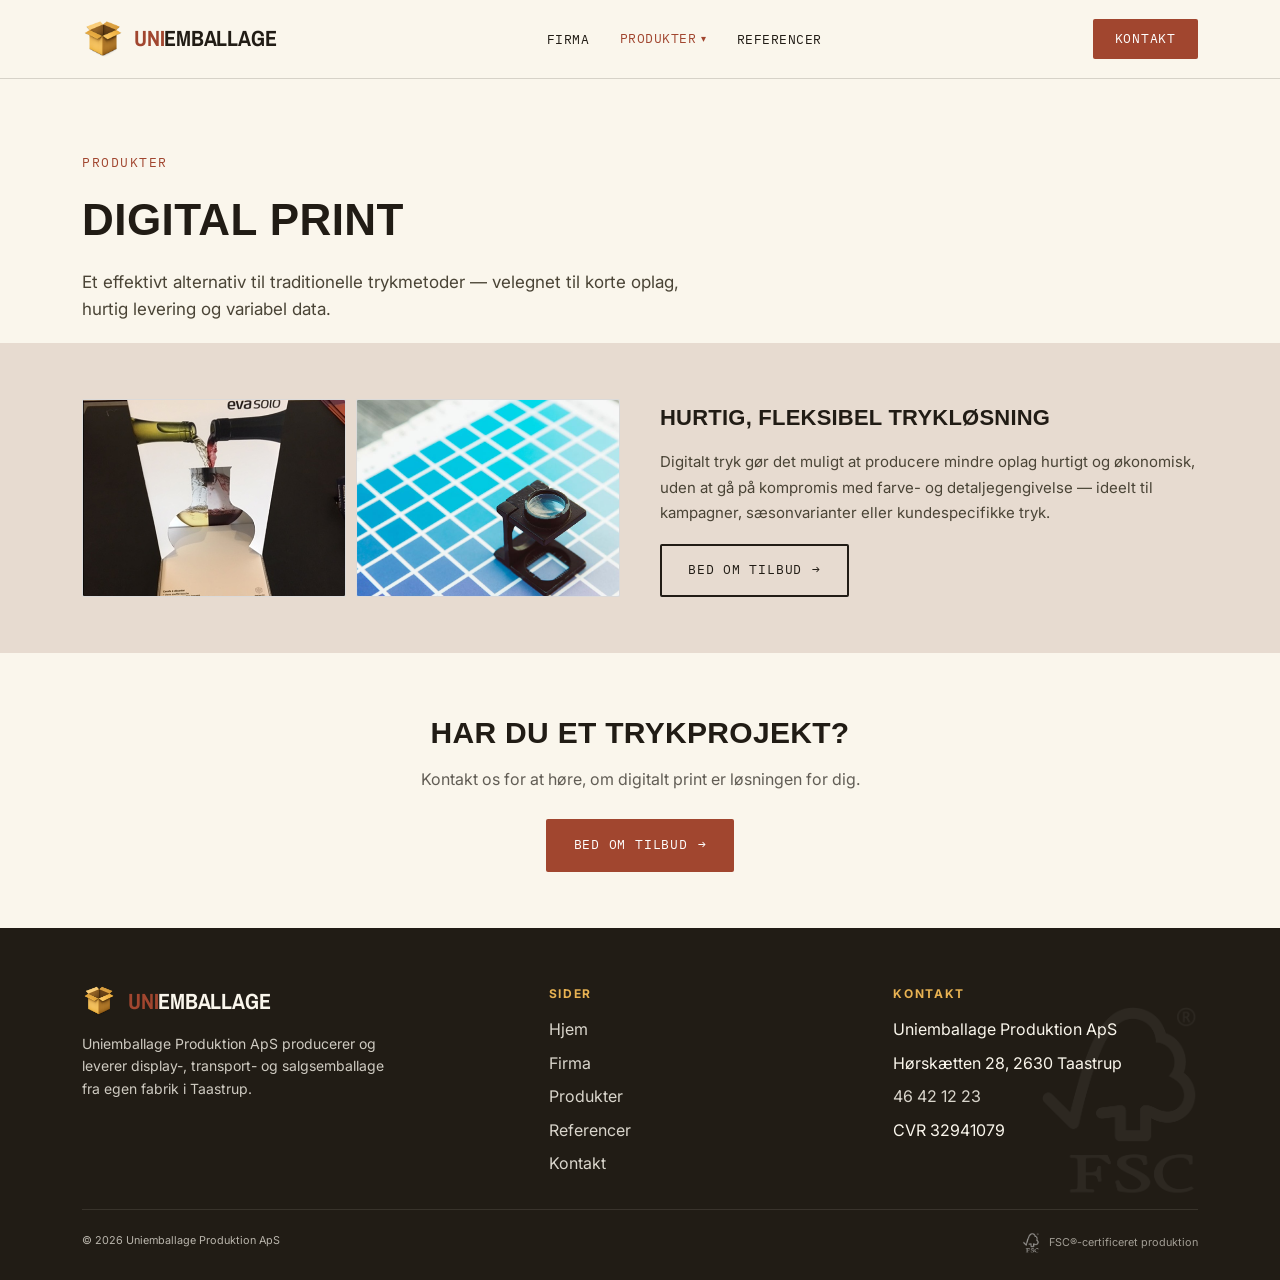
<file: digital-print.html>
<!DOCTYPE html>
<html lang="da">
<head>
<meta charset="UTF-8">
<meta name="viewport" content="width=device-width, initial-scale=1.0">
<title>Digital print — Uniemballage Produktion ApS</title>
<meta name="description" content="Digital print hos Uniemballage — et effektivt alternativ til traditionelle trykmetoder.">
<link rel="icon" type="image/png" sizes="32x32" href="Bilder/favicon-32.png">
<link rel="icon" type="image/png" sizes="16x16" href="Bilder/favicon-16.png">
<link rel="apple-touch-icon" sizes="180x180" href="Bilder/favicon-180.png">
<link rel="preconnect" href="https://fonts.googleapis.com">
<link rel="preconnect" href="https://fonts.gstatic.com" crossorigin>
<link href="https://fonts.googleapis.com/css2?family=Archivo+Expanded:wght@600;700;800&family=Archivo+Narrow:wght@700&family=Inter:wght@400;500;600&family=IBM+Plex+Mono:wght@400;500&display=swap" rel="stylesheet">
<link rel="stylesheet" href="css/style.css">
</head>
<body data-page="digital-print">

<div id="site-header"></div>

<section class="section wrap" style="padding-bottom:20px">
  <span class="eyebrow reveal">Produkter</span>
  <h1 class="reveal" style="font-size:clamp(28px,4vw,44px);margin-top:10px;max-width:16ch">Digital print</h1>
  <p class="lead reveal">Et effektivt alternativ til traditionelle trykmetoder — velegnet til korte oplag, hurtig levering og variabel data.</p>
</section>

<section class="product-detail section--cream">
  <div class="wrap">
    <div class="product-detail-grid reveal">
      <div class="product-detail-media">
        <img src="Bilder/digitalprint/digitalprint-1.png" alt="Digital print 1">
        <img src="Bilder/digitalprint/digitalprint-2.jpg" alt="Digital print 2">
      </div>
      <div class="product-detail-text">
        <h3>Hurtig, fleksibel trykløsning</h3>
        <p>Digitalt tryk gør det muligt at producere mindre oplag hurtigt og økonomisk, uden at gå på kompromis med farve- og detaljegengivelse — ideelt til kampagner, sæsonvarianter eller kundespecifikke tryk.</p>
        <a href="kontakt.html" class="btn btn-secondary">Bed om tilbud <span class="btn-arrow">&rarr;</span></a>
      </div>
    </div>
  </div>
</section>

<div class="cta-band">
  <div class="wrap">
    <h2>Har du et trykprojekt?</h2>
    <p>Kontakt os for at høre, om digitalt print er løsningen for dig.</p>
    <div class="btn-row"><a href="kontakt.html" class="btn btn-primary">Bed om tilbud <span class="btn-arrow">&rarr;</span></a></div>
  </div>
</div>

<div id="site-footer"></div>
<script src="js/main.js"></script>
<script defer src='https://static.cloudflareinsights.com/beacon.min.js' data-cf-beacon='{"token":"3b2830d8c1b74ed68dee031783103adc"}'></script>
</body>
</html>
</file>
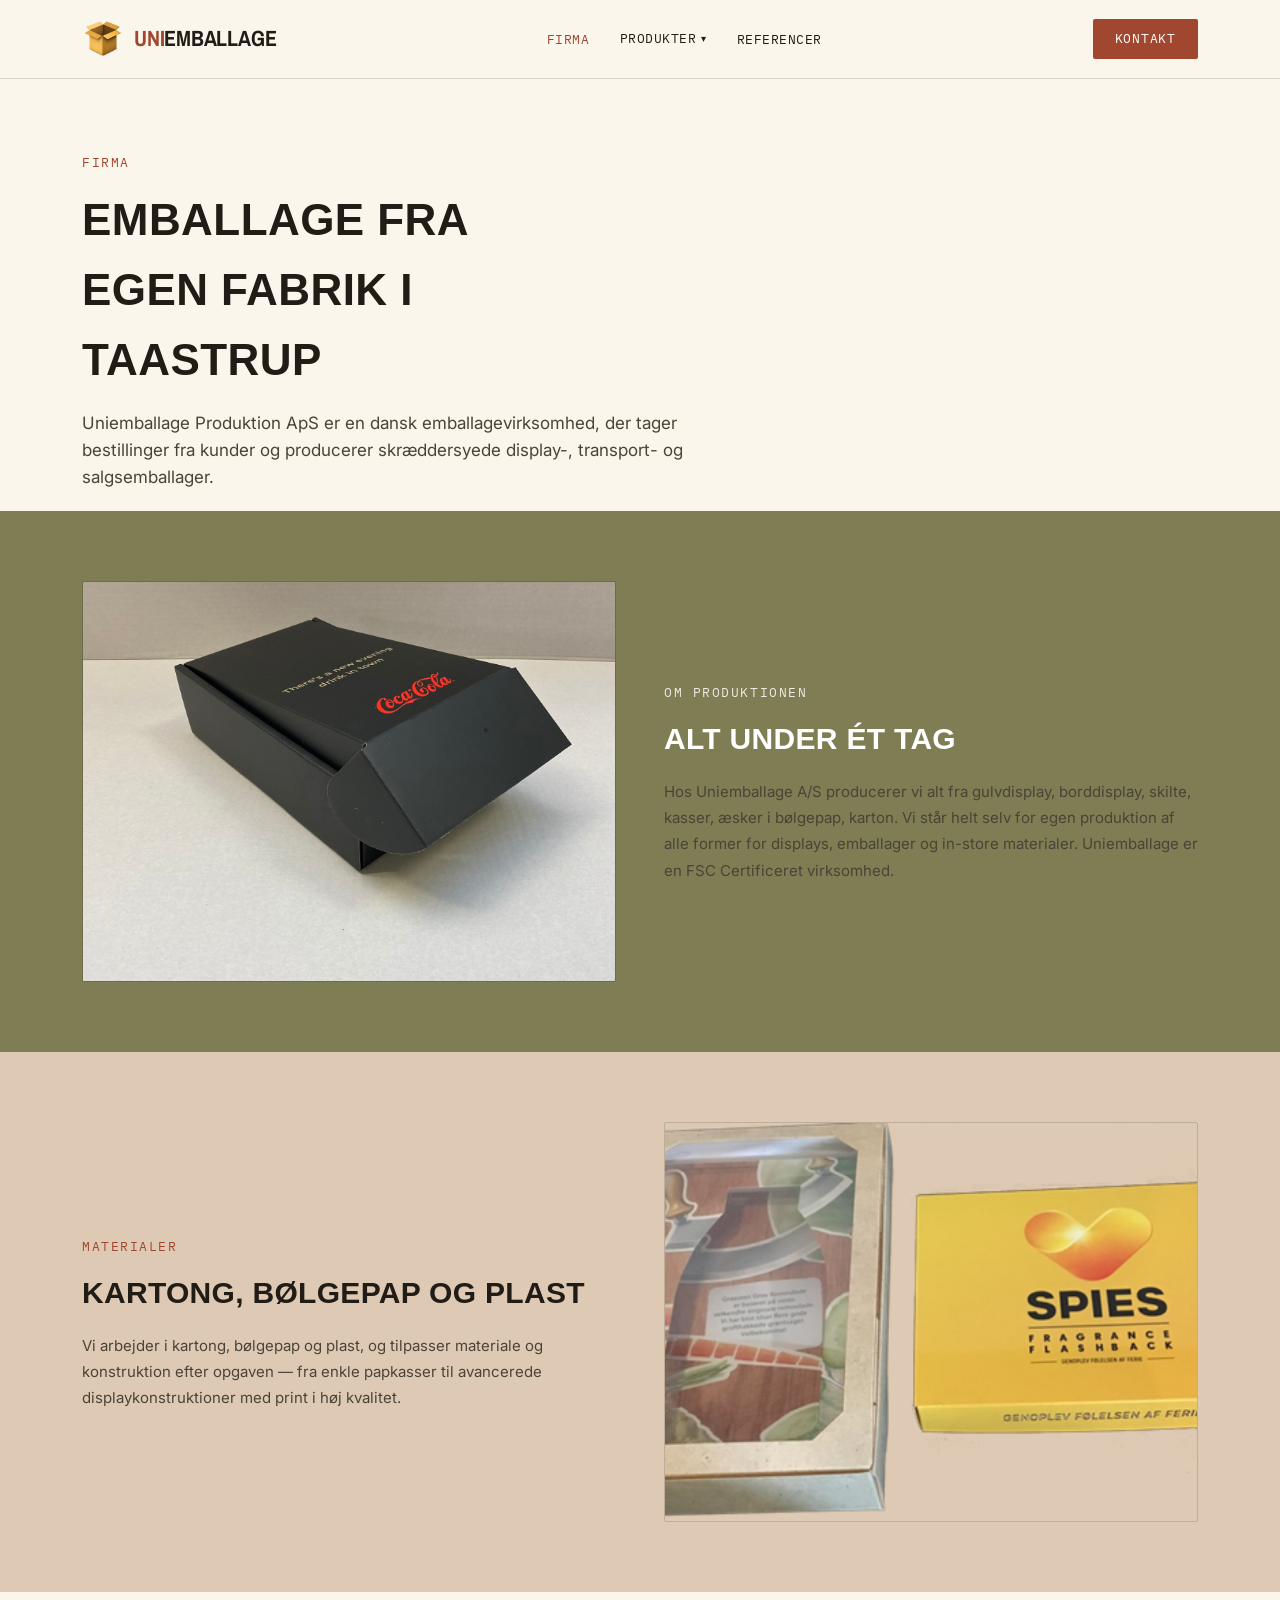
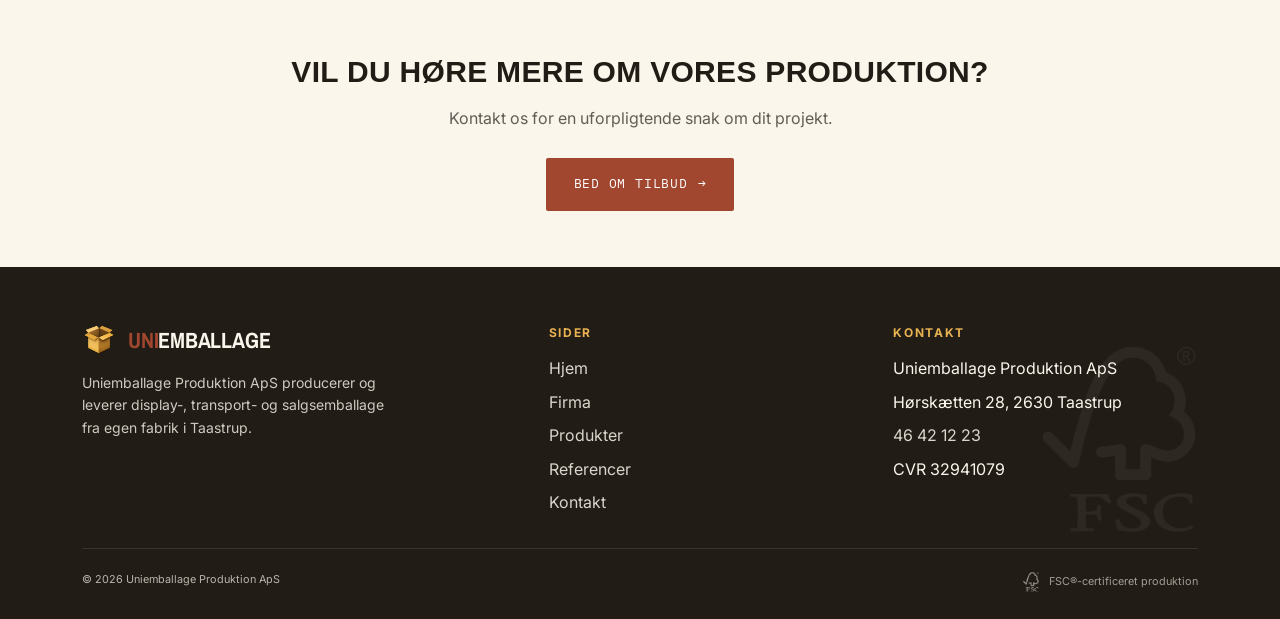
<file: firma.html>
<!DOCTYPE html>
<html lang="da">
<head>
<meta charset="UTF-8">
<meta name="viewport" content="width=device-width, initial-scale=1.0">
<title>Firma — Uniemballage Produktion ApS</title>
<meta name="description" content="Uniemballage Produktion ApS er en FSC-certificeret dansk emballagevirksomhed med egen fabrik i Taastrup.">
<link rel="icon" type="image/png" sizes="32x32" href="Bilder/favicon-32.png">
<link rel="icon" type="image/png" sizes="16x16" href="Bilder/favicon-16.png">
<link rel="apple-touch-icon" sizes="180x180" href="Bilder/favicon-180.png">
<link rel="preconnect" href="https://fonts.googleapis.com">
<link rel="preconnect" href="https://fonts.gstatic.com" crossorigin>
<link href="https://fonts.googleapis.com/css2?family=Archivo+Expanded:wght@600;700;800&family=Archivo+Narrow:wght@700&family=Inter:wght@400;500;600&family=IBM+Plex+Mono:wght@400;500&display=swap" rel="stylesheet">
<link rel="stylesheet" href="css/style.css">
</head>
<body data-page="firma">

<div id="site-header"></div>

<section class="section wrap" style="padding-bottom:20px">
  <span class="eyebrow reveal">Firma</span>
  <h1 class="reveal" style="font-size:clamp(28px,4vw,44px);margin-top:10px;max-width:16ch">Emballage fra egen fabrik i Taastrup</h1>
  <p class="lead reveal">Uniemballage Produktion ApS er en dansk emballagevirksomhed, der tager bestillinger fra kunder og producerer skræddersyede display-, transport- og salgsemballager.</p>
</section>

<section class="section section--olive">
  <div class="wrap about-production reveal">
    <img src="Bilder/firma/produksjon-fabrik.jpeg" alt="Fra produktionen hos Uniemballage">
    <div>
      <span class="eyebrow">Om produktionen</span>
      <h2 style="font-size:clamp(22px,3vw,30px);margin-top:10px">Alt under ét tag</h2>
      <p>Hos Uniemballage A/S producerer vi alt fra gulvdisplay, borddisplay, skilte, kasser, æsker i bølgepap, karton. Vi står helt selv for egen produktion af alle former for displays, emballager og in-store materialer. Uniemballage er en FSC Certificeret virksomhed.</p>
    </div>
  </div>
</section>

<section class="section section--tan">
  <div class="wrap about-production reverse reveal">
    <img src="Bilder/firma/produksjon-lager.png" alt="Færdigproducerede emballager hos Uniemballage">
    <div>
      <span class="eyebrow">Materialer</span>
      <h2 style="font-size:clamp(22px,3vw,30px);margin-top:10px">Kartong, bølgepap og plast</h2>
      <p>Vi arbejder i kartong, bølgepap og plast, og tilpasser materiale og konstruktion efter opgaven — fra enkle papkasser til avancerede displaykonstruktioner med print i høj kvalitet.</p>
    </div>
  </div>
</section>

<div class="cta-band">
  <div class="wrap">
    <h2>Vil du høre mere om vores produktion?</h2>
    <p>Kontakt os for en uforpligtende snak om dit projekt.</p>
    <div class="btn-row"><a href="kontakt.html" class="btn btn-primary">Bed om tilbud <span class="btn-arrow">&rarr;</span></a></div>
  </div>
</div>

<div id="site-footer"></div>
<script src="js/main.js"></script>
<script defer src='https://static.cloudflareinsights.com/beacon.min.js' data-cf-beacon='{"token":"3b2830d8c1b74ed68dee031783103adc"}'></script>
</body>
</html>
</file>
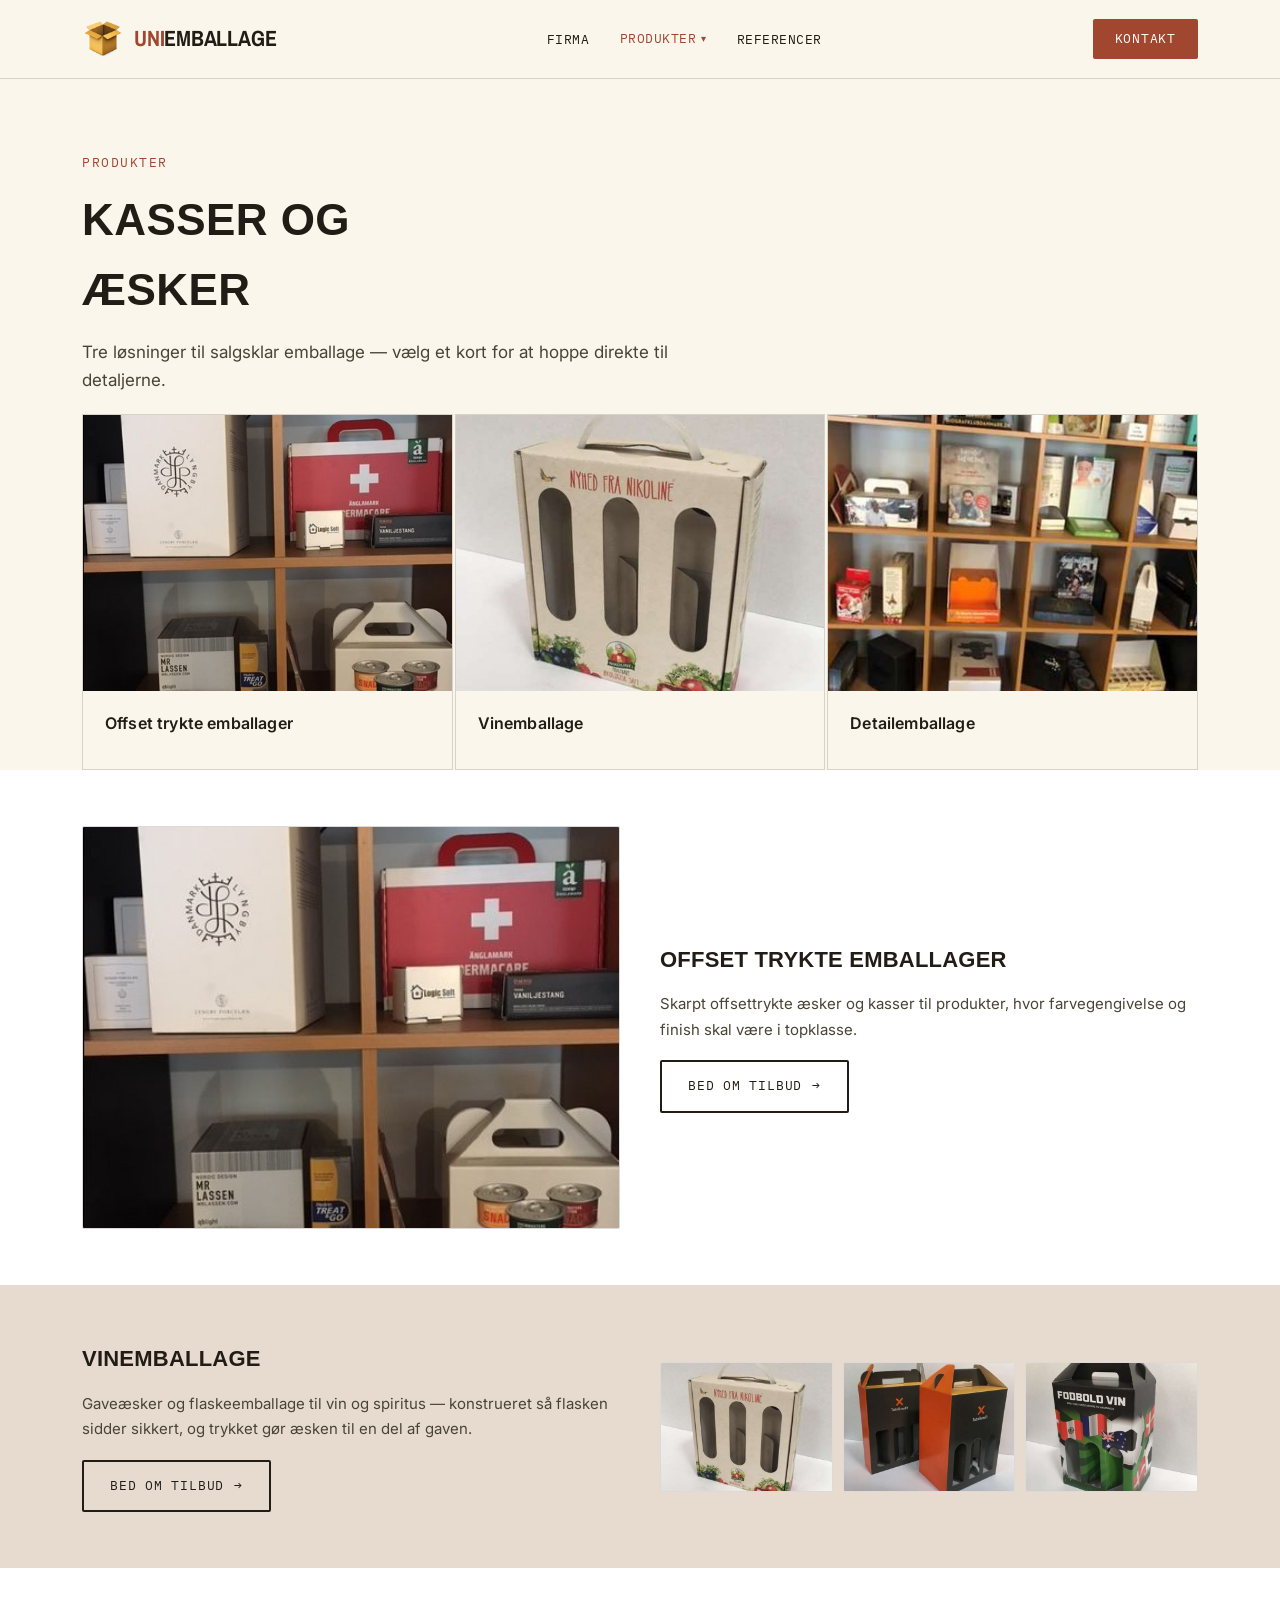
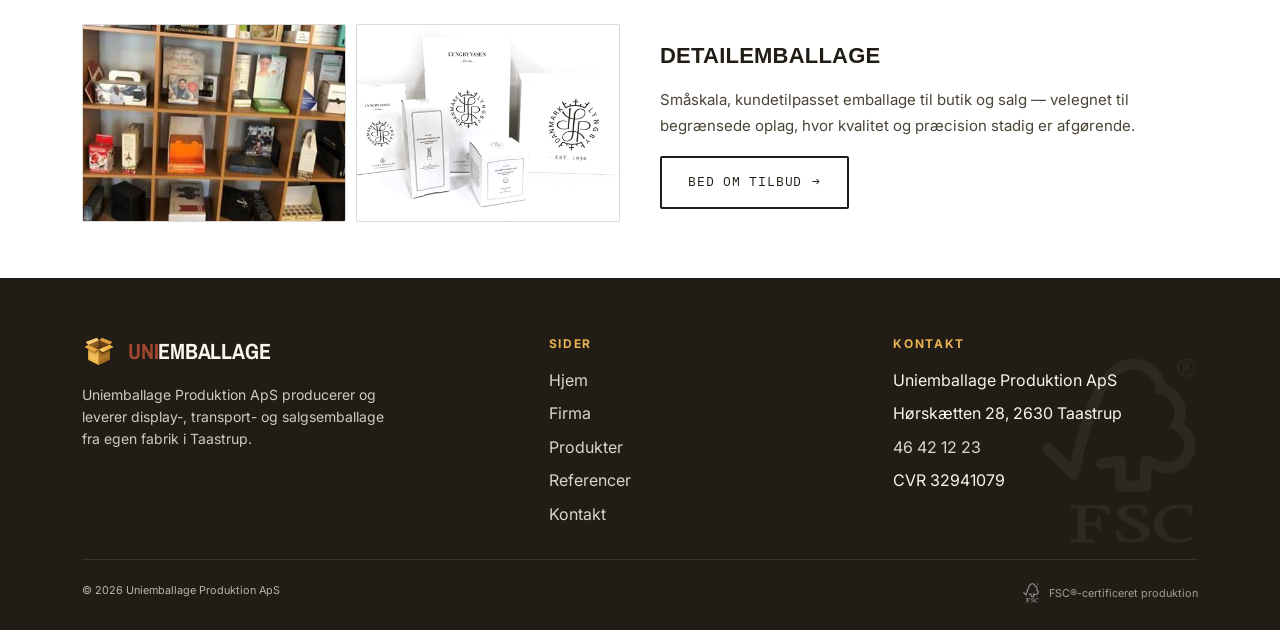
<file: kasser-og-aesker.html>
<!DOCTYPE html>
<html lang="da">
<head>
<meta charset="UTF-8">
<meta name="viewport" content="width=device-width, initial-scale=1.0">
<title>Kasser og æsker — Uniemballage Produktion ApS</title>
<meta name="description" content="Offset trykte emballager, vinemballage og detailemballage fra Uniemballage.">
<link rel="icon" type="image/png" sizes="32x32" href="Bilder/favicon-32.png">
<link rel="icon" type="image/png" sizes="16x16" href="Bilder/favicon-16.png">
<link rel="apple-touch-icon" sizes="180x180" href="Bilder/favicon-180.png">
<link rel="preconnect" href="https://fonts.googleapis.com">
<link rel="preconnect" href="https://fonts.gstatic.com" crossorigin>
<link href="https://fonts.googleapis.com/css2?family=Archivo+Expanded:wght@600;700;800&family=Archivo+Narrow:wght@700&family=Inter:wght@400;500;600&family=IBM+Plex+Mono:wght@400;500&display=swap" rel="stylesheet">
<link rel="stylesheet" href="css/style.css">
</head>
<body data-page="kasser-og-aesker">

<div id="site-header"></div>

<section class="section wrap" style="padding-bottom:20px">
  <span class="eyebrow reveal">Produkter</span>
  <h1 class="reveal" style="font-size:clamp(28px,4vw,44px);margin-top:10px;max-width:16ch">Kasser og æsker</h1>
  <p class="lead reveal">Tre løsninger til salgsklar emballage — vælg et kort for at hoppe direkte til detaljerne.</p>
</section>

<section class="wrap">
  <div class="cards">
    <a class="card card--photo reveal" href="#offset-trykte-emballager"><img class="card-photo" src="Bilder/produkter/offset-trykt-1.png" alt="Offset trykte emballager"><div class="card-body"><h3>Offset trykte emballager <span class="card-arrow">&rarr;</span></h3></div></a>
    <a class="card card--photo reveal" href="#vinemballage"><img class="card-photo" src="Bilder/produkter/vinemballage-1.jpg" alt="Vinemballage"><div class="card-body"><h3>Vinemballage <span class="card-arrow">&rarr;</span></h3></div></a>
    <a class="card card--photo reveal" href="#detailemballage"><img class="card-photo" src="Bilder/produkter/detailemballage-1.jpg" alt="Detailemballage"><div class="card-body"><h3>Detailemballage <span class="card-arrow">&rarr;</span></h3></div></a>
  </div>
</section>

<section id="offset-trykte-emballager" class="product-detail section--white">
  <div class="wrap">
    <div class="product-detail-grid reveal">
      <div class="product-detail-media">
        <img src="Bilder/produkter/offset-trykt-1.png" alt="Offset trykt emballage">
      </div>
      <div class="product-detail-text">
        <h3>Offset trykte emballager</h3>
        <p>Skarpt offsettrykte æsker og kasser til produkter, hvor farvegengivelse og finish skal være i topklasse.</p>
        <a href="kontakt.html" class="btn btn-secondary">Bed om tilbud <span class="btn-arrow">&rarr;</span></a>
      </div>
    </div>
  </div>
</section>

<section id="vinemballage" class="product-detail section--cream">
  <div class="wrap">
    <div class="product-detail-grid reverse reveal">
      <div class="product-detail-media">
        <img src="Bilder/produkter/vinemballage-1.jpg" alt="Vinemballage 1">
        <img src="Bilder/produkter/vinemballage-2.jpg" alt="Vinemballage 2">
        <img src="Bilder/produkter/vinemballage-3.jpg" alt="Vinemballage 3">
      </div>
      <div class="product-detail-text">
        <h3>Vinemballage</h3>
        <p>Gaveæsker og flaskeemballage til vin og spiritus — konstrueret så flasken sidder sikkert, og trykket gør æsken til en del af gaven.</p>
        <a href="kontakt.html" class="btn btn-secondary">Bed om tilbud <span class="btn-arrow">&rarr;</span></a>
      </div>
    </div>
  </div>
</section>

<section id="detailemballage" class="product-detail section--white">
  <div class="wrap">
    <div class="product-detail-grid reveal">
      <div class="product-detail-media">
        <img src="Bilder/produkter/detailemballage-1.jpg" alt="Detailemballage 1">
        <img src="Bilder/produkter/detailemballage-2.png" alt="Detailemballage 2">
      </div>
      <div class="product-detail-text">
        <h3>Detailemballage</h3>
        <p>Småskala, kundetilpasset emballage til butik og salg — velegnet til begrænsede oplag, hvor kvalitet og præcision stadig er afgørende.</p>
        <a href="kontakt.html" class="btn btn-secondary">Bed om tilbud <span class="btn-arrow">&rarr;</span></a>
      </div>
    </div>
  </div>
</section>

<div id="site-footer"></div>
<script src="js/main.js"></script>
<script defer src='https://static.cloudflareinsights.com/beacon.min.js' data-cf-beacon='{"token":"3b2830d8c1b74ed68dee031783103adc"}'></script>
</body>
</html>
</file>
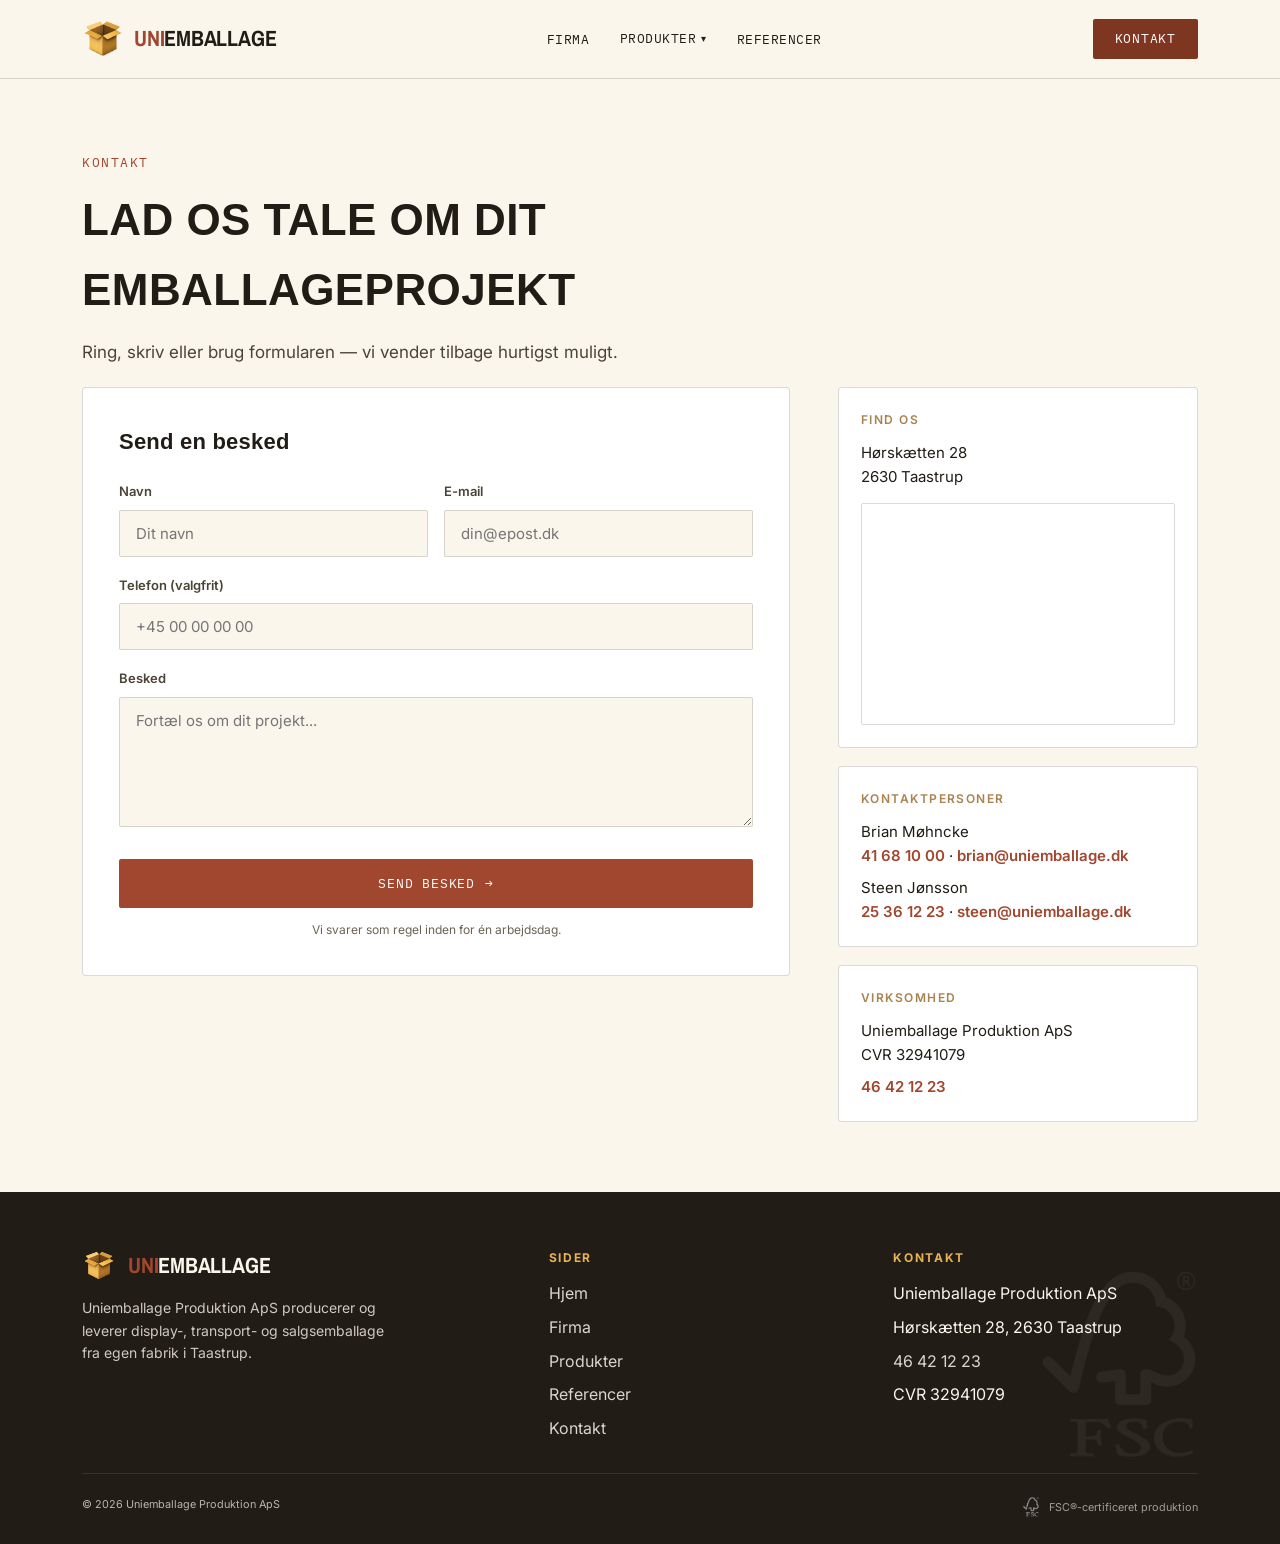
<file: kontakt.html>
<!DOCTYPE html>
<html lang="da">
<head>
<meta charset="UTF-8">
<meta name="viewport" content="width=device-width, initial-scale=1.0">
<title>Kontakt — Uniemballage Produktion ApS</title>
<meta name="description" content="Kontakt Uniemballage Produktion ApS for et uforpligtende tilbud på display-, transport- eller salgsemballage.">
<link rel="icon" type="image/png" sizes="32x32" href="Bilder/favicon-32.png">
<link rel="icon" type="image/png" sizes="16x16" href="Bilder/favicon-16.png">
<link rel="apple-touch-icon" sizes="180x180" href="Bilder/favicon-180.png">
<link rel="preconnect" href="https://fonts.googleapis.com">
<link rel="preconnect" href="https://fonts.gstatic.com" crossorigin>
<link href="https://fonts.googleapis.com/css2?family=Archivo+Expanded:wght@600;700;800&family=Archivo+Narrow:wght@700&family=Inter:wght@400;500;600&family=IBM+Plex+Mono:wght@400;500&display=swap" rel="stylesheet">
<link rel="stylesheet" href="css/style.css">
</head>
<body data-page="kontakt">

<div id="site-header"></div>

<section class="section wrap" style="padding-bottom:20px">
  <span class="eyebrow reveal">Kontakt</span>
  <h1 class="reveal" style="font-size:clamp(28px,4vw,44px);margin-top:10px;max-width:26ch">Lad os tale om dit emballageprojekt</h1>
  <p class="lead reveal">Ring, skriv eller brug formularen — vi vender tilbage hurtigst muligt.</p>
</section>

<section class="section wrap" style="padding-top:0">
  <div class="kontakt-grid">
    <div class="form-card reveal">
      <h2>Send en besked</h2>
      <div class="form-error" id="form-error">Noget gik galt. Prøv igen, eller send en e-mail direkte til <a href="mailto:brian@uniemballage.dk">brian@uniemballage.dk</a>.</div>
      <form id="kontakt-form" onsubmit="sendForm(event)">
        <div class="form-row">
          <div class="form-group">
            <label for="navn">Navn</label>
            <input type="text" id="navn" name="navn" placeholder="Dit navn" required>
          </div>
          <div class="form-group">
            <label for="epost">E-mail</label>
            <input type="email" id="epost" name="email" placeholder="din@epost.dk" required>
          </div>
        </div>
        <div class="form-group">
          <label for="tlf">Telefon (valgfrit)</label>
          <input type="tel" id="tlf" name="tlf" placeholder="+45 00 00 00 00">
        </div>
        <div class="form-group">
          <label for="melding">Besked</label>
          <textarea id="melding" name="melding" placeholder="Fortæl os om dit projekt..." required></textarea>
        </div>
        <button type="submit" class="btn btn-primary form-submit">Send besked <span class="btn-arrow">&rarr;</span></button>
        <p class="form-note">Vi svarer som regel inden for én arbejdsdag.</p>
      </form>
      <div class="form-success" id="form-success">
        <div class="check"><svg viewBox="0 0 24 24"><path d="M9 16.17L4.83 12l-1.42 1.41L9 19 21 7l-1.41-1.41z"/></svg></div>
        <h3>Tak for din besked!</h3>
        <p>Vi kontakter dig snarest.</p>
      </div>
    </div>

    <div class="kontakt-info reveal" style="transition-delay:.1s">
      <div class="kinfo-box">
        <h4>Find os</h4>
        <div class="kinfo-row">Hørskætten 28<br>2630 Taastrup</div>
        <div class="kmap">
          <iframe
            src="https://www.google.com/maps?q=H%C3%B8rsk%C3%A6tten+28,+2630+Taastrup&output=embed"
            title="Kort — Uniemballage Produktion ApS, Hørskætten 28, Taastrup"
            loading="lazy" referrerpolicy="no-referrer-when-downgrade">
          </iframe>
        </div>
      </div>
      <div class="kinfo-box">
        <h4>Kontaktpersoner</h4>
        <div class="kinfo-row">Brian Møhncke<br><a href="tel:+4541681000">41 68 10 00</a> &middot; <a href="mailto:brian@uniemballage.dk">brian@uniemballage.dk</a></div>
        <div class="kinfo-row">Steen Jønsson<br><a href="tel:+4525361223">25 36 12 23</a> &middot; <a href="mailto:steen@uniemballage.dk">steen@uniemballage.dk</a></div>
      </div>
      <div class="kinfo-box">
        <h4>Virksomhed</h4>
        <div class="kinfo-row">Uniemballage Produktion ApS<br>CVR 32941079</div>
        <div class="kinfo-row"><a href="tel:+4546421223">46 42 12 23</a></div>
      </div>
    </div>
  </div>
</section>

<div id="site-footer"></div>
<script>
  async function sendForm(e) {
    e.preventDefault();
    const form = document.getElementById('kontakt-form');
    const btn = form.querySelector('button[type="submit"]');
    const errorBox = document.getElementById('form-error');

    btn.disabled = true;
    btn.textContent = 'Sender…';
    errorBox.classList.remove('visible');

    try {
      const res = await fetch('https://formspree.io/f/FORMSPREE_ID', {
        method: 'POST',
        body: new FormData(form),
        headers: { 'Accept': 'application/json' }
      });

      if (res.ok) {
        form.style.display = 'none';
        errorBox.style.display = 'none';
        document.getElementById('form-success').style.display = 'block';
      } else {
        throw new Error('server');
      }
    } catch {
      btn.disabled = false;
      btn.innerHTML = 'Send besked <span class="btn-arrow">&rarr;</span>';
      errorBox.classList.add('visible');
    }
  }
</script>
<script src="js/main.js"></script>
<script defer src='https://static.cloudflareinsights.com/beacon.min.js' data-cf-beacon='{"token":"3b2830d8c1b74ed68dee031783103adc"}'></script>
</body>
</html>
</file>
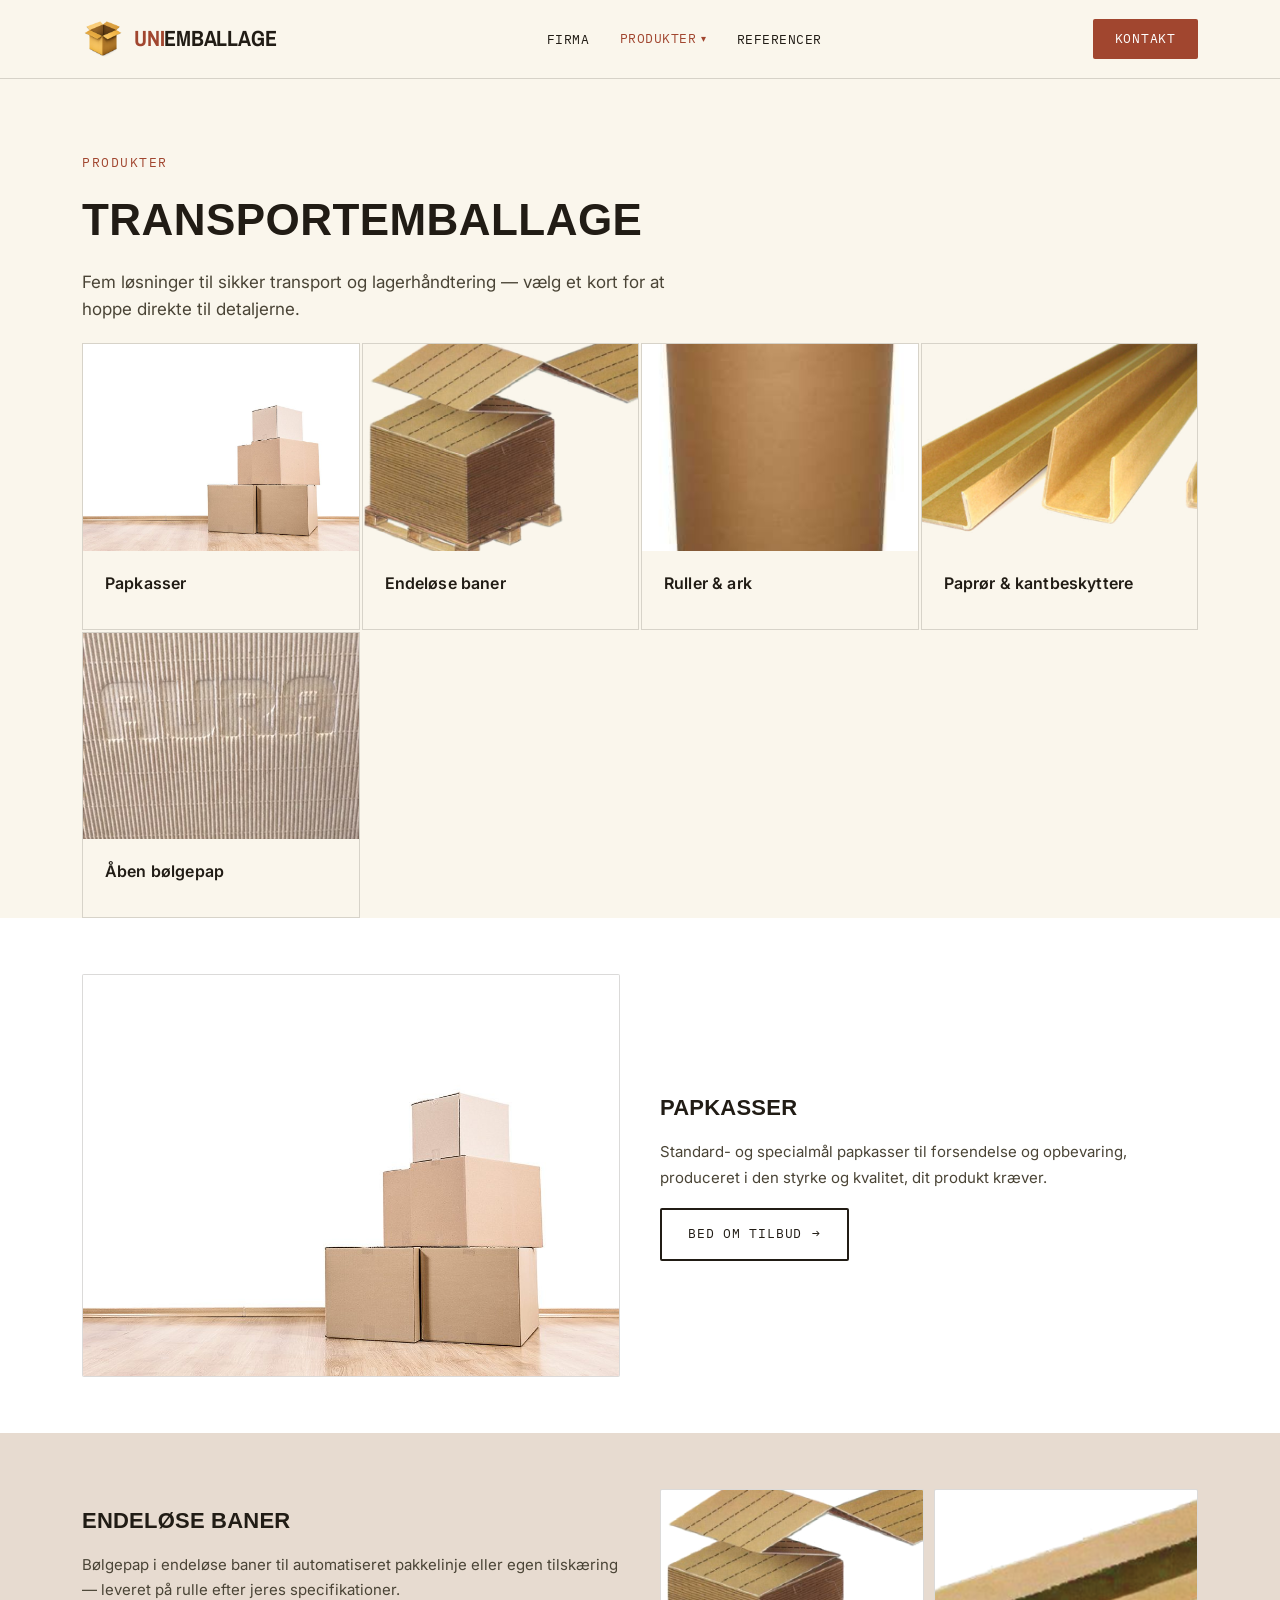
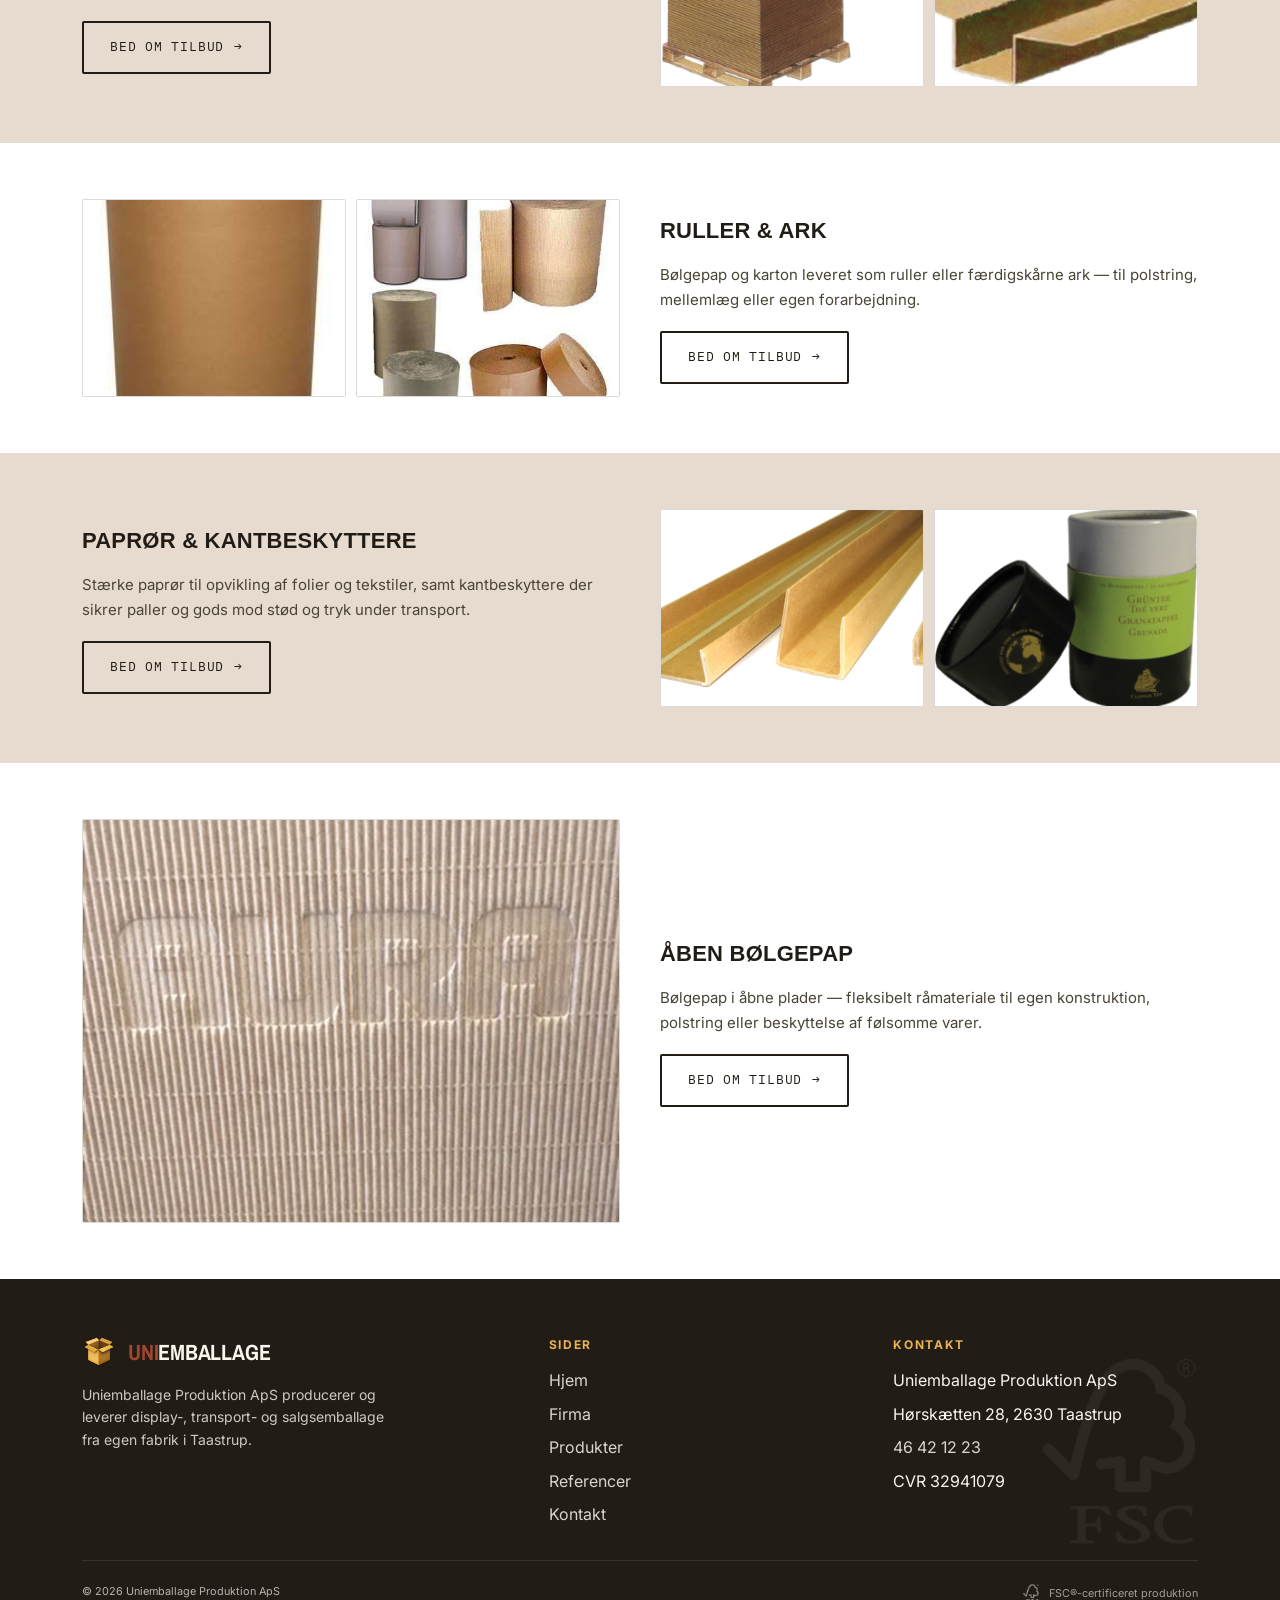
<file: transportemballasje.html>
<!DOCTYPE html>
<html lang="da">
<head>
<meta charset="UTF-8">
<meta name="viewport" content="width=device-width, initial-scale=1.0">
<title>Transportemballage — Uniemballage Produktion ApS</title>
<meta name="description" content="Papkasser, endeløse baner, ruller og ark, paprør og kantbeskyttere, åben bølgepap fra Uniemballage.">
<link rel="icon" type="image/png" sizes="32x32" href="Bilder/favicon-32.png">
<link rel="icon" type="image/png" sizes="16x16" href="Bilder/favicon-16.png">
<link rel="apple-touch-icon" sizes="180x180" href="Bilder/favicon-180.png">
<link rel="preconnect" href="https://fonts.googleapis.com">
<link rel="preconnect" href="https://fonts.gstatic.com" crossorigin>
<link href="https://fonts.googleapis.com/css2?family=Archivo+Expanded:wght@600;700;800&family=Archivo+Narrow:wght@700&family=Inter:wght@400;500;600&family=IBM+Plex+Mono:wght@400;500&display=swap" rel="stylesheet">
<link rel="stylesheet" href="css/style.css">
</head>
<body data-page="transportemballasje">

<div id="site-header"></div>

<section class="section wrap" style="padding-bottom:20px">
  <span class="eyebrow reveal">Produkter</span>
  <h1 class="reveal" style="font-size:clamp(28px,4vw,44px);margin-top:10px;max-width:16ch">Transportemballage</h1>
  <p class="lead reveal">Fem løsninger til sikker transport og lagerhåndtering — vælg et kort for at hoppe direkte til detaljerne.</p>
</section>

<section class="wrap">
  <div class="cards">
    <a class="card card--photo reveal" href="#papkasser"><img class="card-photo" src="Bilder/produkter/papkasser-1.jpg" alt="Papkasser"><div class="card-body"><h3>Papkasser <span class="card-arrow">&rarr;</span></h3></div></a>
    <a class="card card--photo reveal" href="#endelose-baner"><img class="card-photo" src="Bilder/produkter/endelose-baner-1.png" alt="Endeløse baner"><div class="card-body"><h3>Endeløse baner <span class="card-arrow">&rarr;</span></h3></div></a>
    <a class="card card--photo reveal" href="#ruller-ark"><img class="card-photo" src="Bilder/produkter/ruller-ark-1.jpg" alt="Ruller &amp; ark"><div class="card-body"><h3>Ruller &amp; ark <span class="card-arrow">&rarr;</span></h3></div></a>
    <a class="card card--photo reveal" href="#papror-kantbeskyttere"><img class="card-photo" src="Bilder/produkter/papror-kantbeskyttere-1.png" alt="Paprør &amp; kantbeskyttere"><div class="card-body"><h3>Paprør &amp; kantbeskyttere <span class="card-arrow">&rarr;</span></h3></div></a>
    <a class="card card--photo reveal" href="#aaben-boelgepap"><img class="card-photo" src="Bilder/produkter/aaben-boelgepap-1.png" alt="Åben bølgepap"><div class="card-body"><h3>Åben bølgepap <span class="card-arrow">&rarr;</span></h3></div></a>
  </div>
</section>

<section id="papkasser" class="product-detail section--white">
  <div class="wrap">
    <div class="product-detail-grid reveal">
      <div class="product-detail-media">
        <img src="Bilder/produkter/papkasser-1.jpg" alt="Papkasser">
      </div>
      <div class="product-detail-text">
        <h3>Papkasser</h3>
        <p>Standard- og specialmål papkasser til forsendelse og opbevaring, produceret i den styrke og kvalitet, dit produkt kræver.</p>
        <a href="kontakt.html" class="btn btn-secondary">Bed om tilbud <span class="btn-arrow">&rarr;</span></a>
      </div>
    </div>
  </div>
</section>

<section id="endelose-baner" class="product-detail section--cream">
  <div class="wrap">
    <div class="product-detail-grid reverse reveal">
      <div class="product-detail-media">
        <img src="Bilder/produkter/endelose-baner-1.png" alt="Endeløse baner 1">
        <img src="Bilder/produkter/endelose-baner-2.png" alt="Endeløse baner 2">
      </div>
      <div class="product-detail-text">
        <h3>Endeløse baner</h3>
        <p>Bølgepap i endeløse baner til automatiseret pakkelinje eller egen tilskæring — leveret på rulle efter jeres specifikationer.</p>
        <a href="kontakt.html" class="btn btn-secondary">Bed om tilbud <span class="btn-arrow">&rarr;</span></a>
      </div>
    </div>
  </div>
</section>

<section id="ruller-ark" class="product-detail section--white">
  <div class="wrap">
    <div class="product-detail-grid reveal">
      <div class="product-detail-media">
        <img src="Bilder/produkter/ruller-ark-1.jpg" alt="Ruller og ark 1">
        <img src="Bilder/produkter/ruller-ark-2.jpg" alt="Ruller og ark 2">
      </div>
      <div class="product-detail-text">
        <h3>Ruller &amp; ark</h3>
        <p>Bølgepap og karton leveret som ruller eller færdigskårne ark — til polstring, mellemlæg eller egen forarbejdning.</p>
        <a href="kontakt.html" class="btn btn-secondary">Bed om tilbud <span class="btn-arrow">&rarr;</span></a>
      </div>
    </div>
  </div>
</section>

<section id="papror-kantbeskyttere" class="product-detail section--cream">
  <div class="wrap">
    <div class="product-detail-grid reverse reveal">
      <div class="product-detail-media">
        <img src="Bilder/produkter/papror-kantbeskyttere-1.png" alt="Kantbeskyttere">
        <img src="Bilder/produkter/papror-kantbeskyttere-2.png" alt="Paprør">
      </div>
      <div class="product-detail-text">
        <h3>Paprør &amp; kantbeskyttere</h3>
        <p>Stærke paprør til opvikling af folier og tekstiler, samt kantbeskyttere der sikrer paller og gods mod stød og tryk under transport.</p>
        <a href="kontakt.html" class="btn btn-secondary">Bed om tilbud <span class="btn-arrow">&rarr;</span></a>
      </div>
    </div>
  </div>
</section>

<section id="aaben-boelgepap" class="product-detail section--white">
  <div class="wrap">
    <div class="product-detail-grid reveal">
      <div class="product-detail-media">
        <img src="Bilder/produkter/aaben-boelgepap-1.png" alt="Åben bølgepap">
      </div>
      <div class="product-detail-text">
        <h3>Åben bølgepap</h3>
        <p>Bølgepap i åbne plader — fleksibelt råmateriale til egen konstruktion, polstring eller beskyttelse af følsomme varer.</p>
        <a href="kontakt.html" class="btn btn-secondary">Bed om tilbud <span class="btn-arrow">&rarr;</span></a>
      </div>
    </div>
  </div>
</section>

<div id="site-footer"></div>
<script src="js/main.js"></script>
<script defer src='https://static.cloudflareinsights.com/beacon.min.js' data-cf-beacon='{"token":"3b2830d8c1b74ed68dee031783103adc"}'></script>
</body>
</html>
</file>
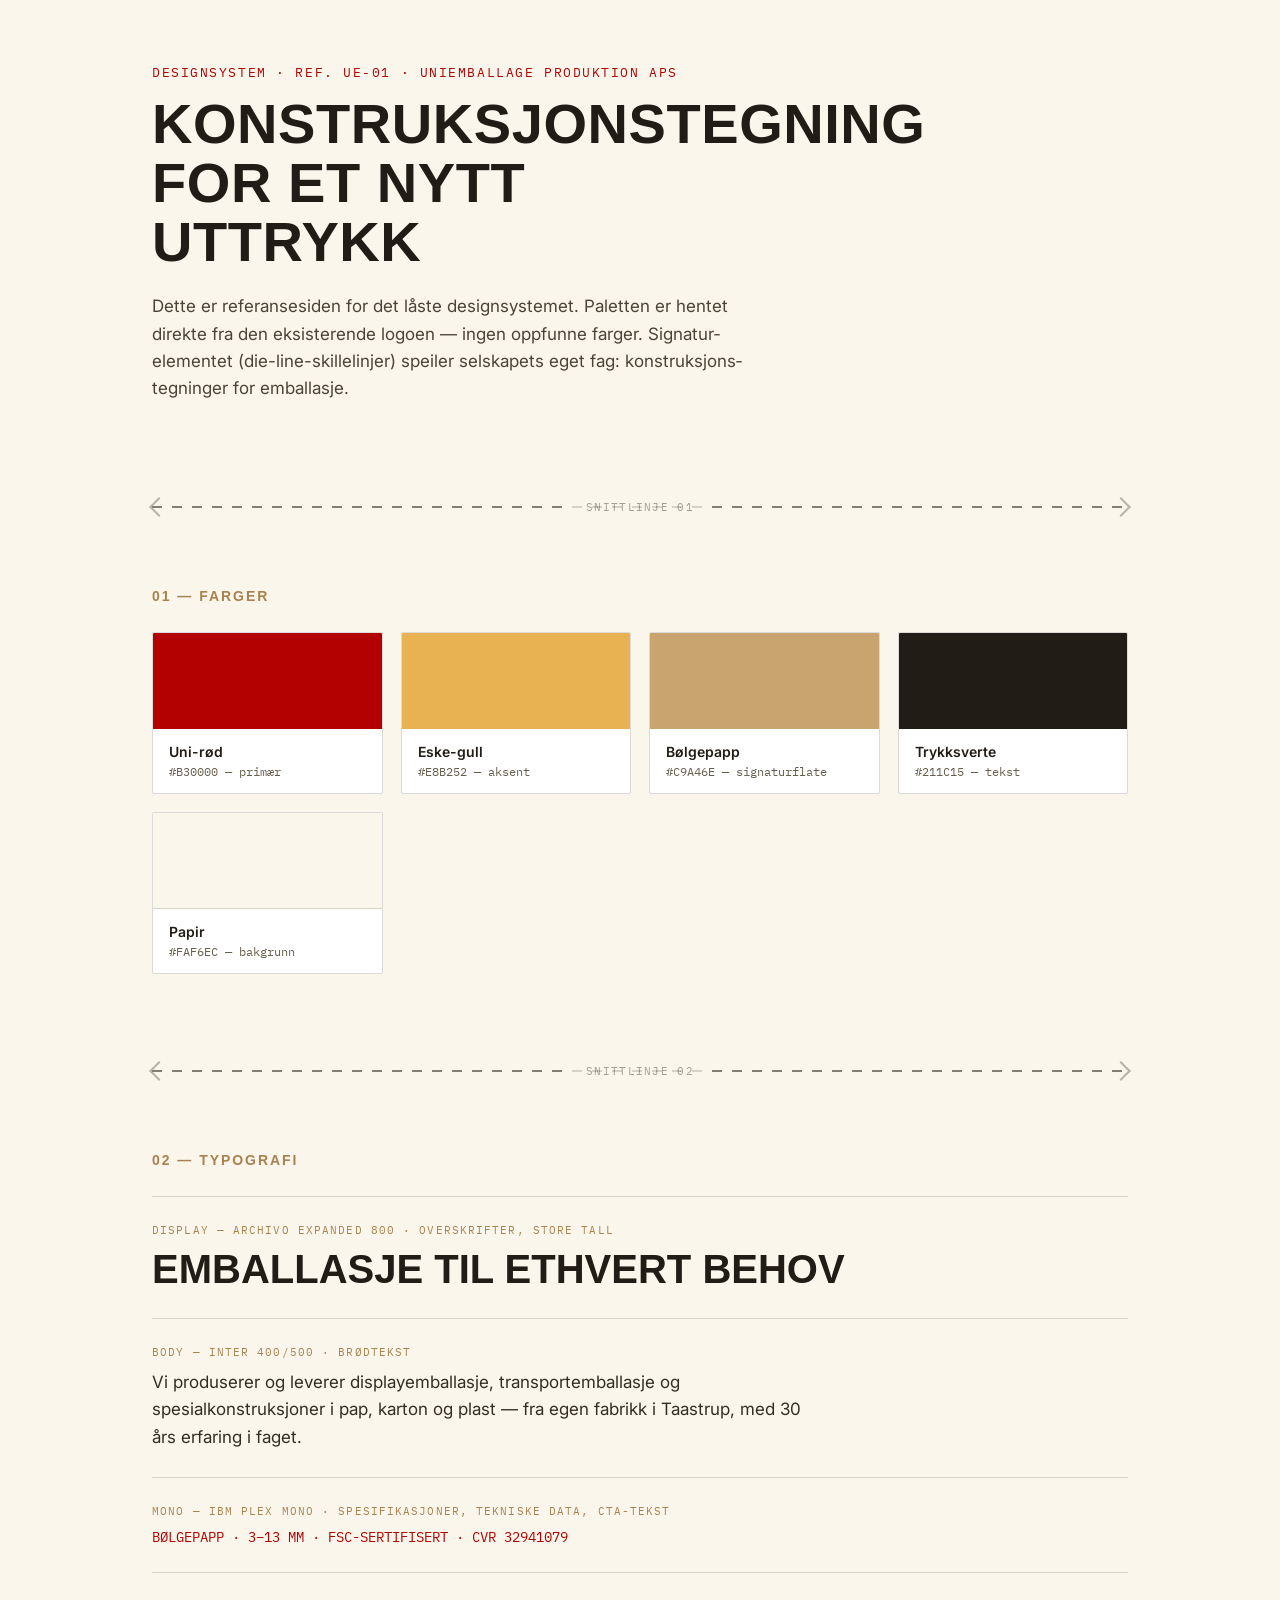
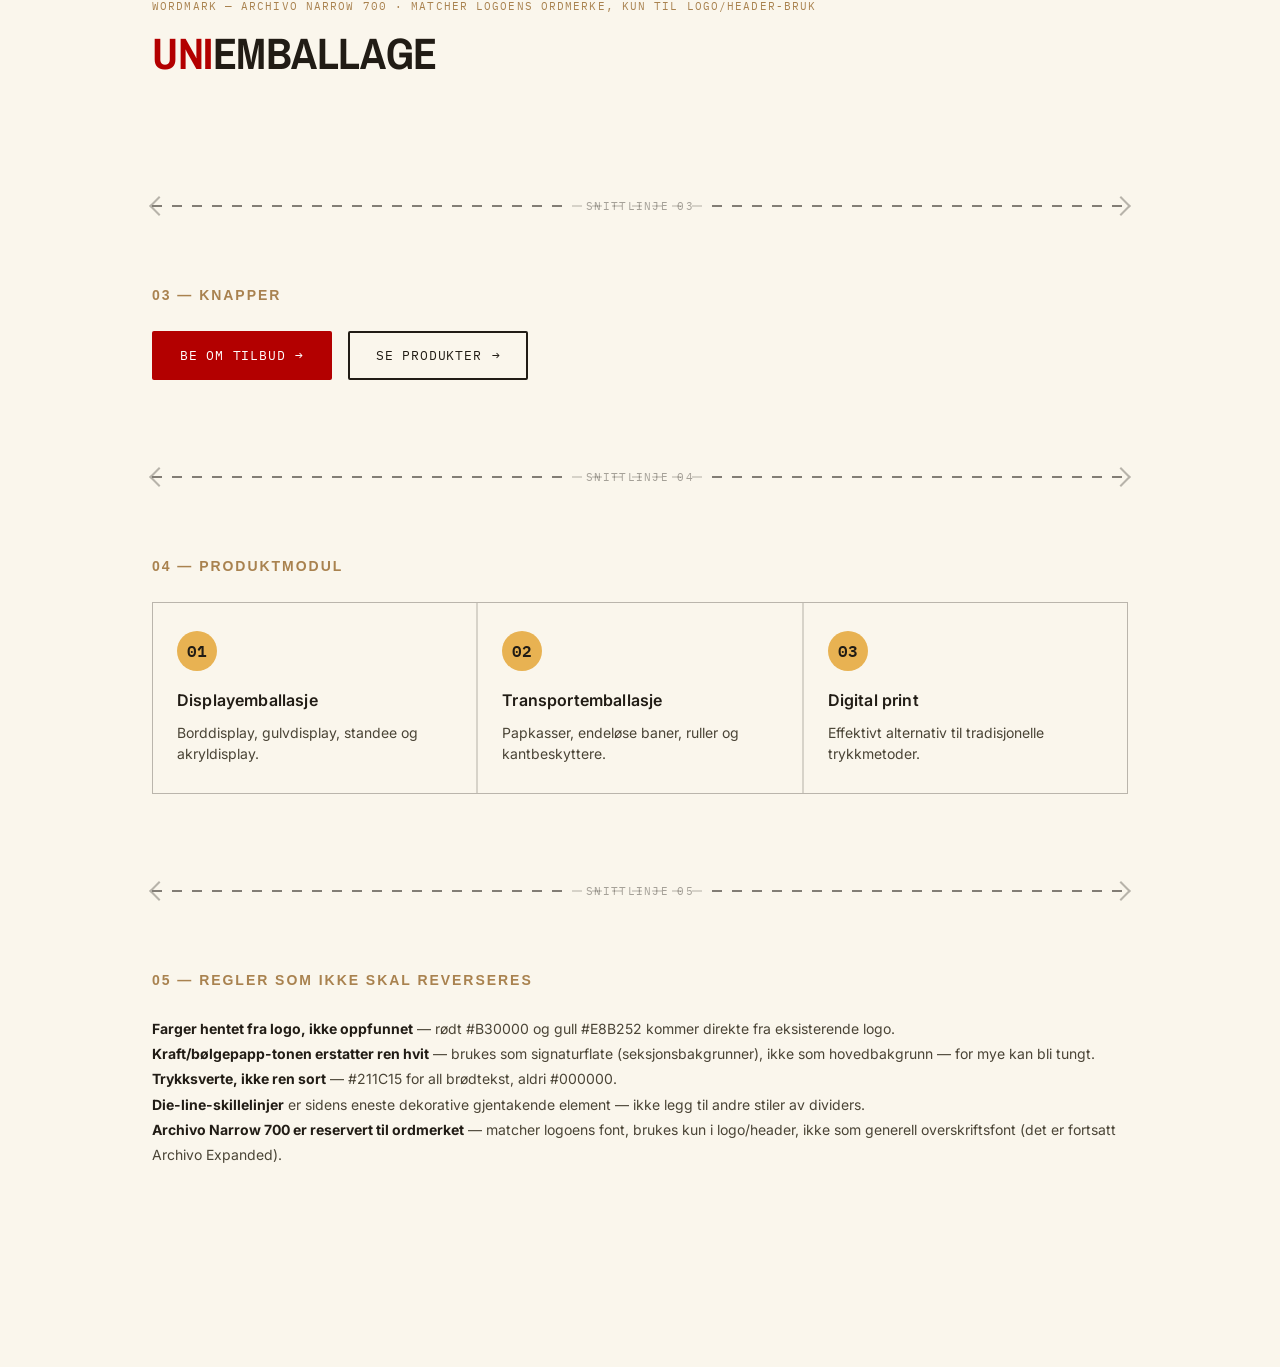
<file: Design/design.html>
<!DOCTYPE html>
<html lang="da">
<head>
<meta charset="UTF-8">
<meta name="viewport" content="width=device-width, initial-scale=1.0">
<title>Designsystem — Uniemballage Produktion</title>
<link rel="preconnect" href="https://fonts.googleapis.com">
<link rel="preconnect" href="https://fonts.gstatic.com" crossorigin>
<link href="https://fonts.googleapis.com/css2?family=Archivo+Expanded:wght@600;700;800&family=Archivo+Narrow:wght@700&family=Inter:wght@400;500;600&family=IBM+Plex+Mono:wght@400;500&display=swap" rel="stylesheet">
<style>
  :root{
    --kraft:        #C9A46E;   /* corrugated cardboard tone — signature bg */
    --kraft-dark:   #A9824F;
    --paper:        #FAF6EC;   /* light paper bg */
    --ink:          #211C15;   /* warm near-black, printer's ink not pure black */
    --red:          #B30000;   /* from logo — UNI */
    --red-dark:     #8A0000;
    --gold:         #E8B252;   /* from logo — box icon */
    --gold-dark:    #9E6E0C;
    --line:         rgba(33,28,21,0.16);
  }

  *{box-sizing:border-box;}
  body{
    margin:0;
    background:var(--paper);
    color:var(--ink);
    font-family:'Inter',sans-serif;
    -webkit-font-smoothing:antialiased;
  }
  .wrap{max-width:1040px;margin:0 auto;padding:64px 32px 120px;}

  h1,h2,h3{font-family:'Archivo Expanded',sans-serif;text-transform:uppercase;letter-spacing:0.01em;margin:0;}
  .mono{font-family:'IBM Plex Mono',monospace;}

  header.intro{margin-bottom:88px;}
  header.intro .eyebrow{
    font-family:'IBM Plex Mono',monospace;
    font-size:13px;letter-spacing:0.12em;text-transform:uppercase;
    color:var(--red);margin-bottom:14px;
  }
  header.intro h1{font-size:clamp(34px,5vw,56px);font-weight:800;line-height:1.05;max-width:16ch;}
  header.intro p{font-size:17px;line-height:1.6;max-width:56ch;margin-top:22px;color:#4a4436;}

  /* ---- die-line divider: signature element ---- */
  .dieline{
    position:relative;
    height:34px;
    margin:64px 0;
    background-image: repeating-linear-gradient(
      to right,
      var(--ink) 0 10px,
      transparent 10px 20px
    );
    background-size:100% 2px;
    background-position:center;
    background-repeat:no-repeat;
    opacity:0.55;
  }
  .dieline::before,.dieline::after{
    content:"";
    position:absolute;top:50%;width:12px;height:12px;
    border-left:2px solid var(--ink);border-bottom:2px solid var(--ink);
    transform:translateY(-50%) rotate(45deg);
    opacity:0.55;
  }
  .dieline::before{left:0;}
  .dieline::after{right:0;transform:translateY(-50%) rotate(225deg);}
  .dieline-label{
    position:absolute;left:50%;top:50%;transform:translate(-50%,-50%);
    background:var(--paper);padding:0 14px;
    font-family:'IBM Plex Mono',monospace;font-size:11px;letter-spacing:0.12em;
    text-transform:uppercase;color:var(--ink);opacity:0.7;
  }

  section{margin-bottom:80px;}
  section > h2{font-size:14px;letter-spacing:0.14em;color:var(--kraft-dark);margin-bottom:28px;}

  /* swatches */
  .swatches{display:grid;grid-template-columns:repeat(auto-fit,minmax(190px,1fr));gap:18px;}
  .swatch{border:1px solid var(--line);border-radius:2px;overflow:hidden;background:#fff;}
  .swatch .chip{height:96px;}
  .swatch .meta{padding:14px 16px;}
  .swatch .name{font-weight:600;font-size:14px;}
  .swatch .hex{font-family:'IBM Plex Mono',monospace;font-size:12px;color:#665f4e;margin-top:4px;}

  /* type specimen */
  .specimen{border-top:1px solid var(--line);padding:26px 0;}
  .specimen .label{font-family:'IBM Plex Mono',monospace;font-size:11px;letter-spacing:0.1em;text-transform:uppercase;color:var(--kraft-dark);margin-bottom:10px;}
  .specimen .sample-display{font-family:'Archivo Expanded',sans-serif;font-weight:800;font-size:40px;text-transform:uppercase;}
  .specimen .sample-body{font-family:'Inter',sans-serif;font-size:17px;line-height:1.6;max-width:60ch;color:#332e24;}
  .specimen .sample-mono{font-family:'IBM Plex Mono',monospace;font-size:14px;color:var(--red);}
  .sample-wordmark{font-family:'Archivo Narrow',sans-serif;font-weight:700;font-size:44px;letter-spacing:-0.01em;text-transform:uppercase;}
  .sample-wordmark .uni{color:var(--red);}

  /* buttons */
  .btn-row{display:flex;gap:16px;flex-wrap:wrap;align-items:center;}
  .btn{
    font-family:'IBM Plex Mono',monospace;font-size:13px;letter-spacing:0.06em;text-transform:uppercase;
    padding:14px 26px;border-radius:2px;display:inline-flex;align-items:center;gap:10px;
    text-decoration:none;cursor:pointer;border:2px solid transparent;transition:transform .15s ease;
  }
  .btn:hover{transform:translateY(-2px);}
  .btn-primary{background:var(--red);color:#fff;}
  .btn-primary:hover{background:var(--red-dark);}
  .btn-secondary{background:transparent;color:var(--ink);border-color:var(--ink);}
  .btn-secondary:hover{background:var(--ink);color:var(--paper);}
  .btn-arrow{transition:transform .15s ease;}
  .btn:hover .btn-arrow{transform:translateX(3px);}

  /* card / icon module */
  .cards{display:grid;grid-template-columns:repeat(auto-fit,minmax(220px,1fr));gap:2px;background:var(--line);border:1px solid var(--line);}
  .card{
    position:relative;overflow:hidden;background:var(--paper);padding:28px 24px;
    cursor:pointer;transition:background .25s ease, transform .25s ease, box-shadow .25s ease;
  }
  .card::before{
    content:"";position:absolute;left:0;top:0;width:100%;height:3px;
    background:var(--red);transform:scaleX(0);transform-origin:left;
    transition:transform .3s ease;
  }
  .card:hover,
  .card:focus-visible{
    background:#fff;transform:translateY(-4px);
    box-shadow:0 14px 26px -10px rgba(33,28,21,0.22);
  }
  .card:hover::before,
  .card:focus-visible::before{transform:scaleX(1);}
  .card .icon{
    width:40px;height:40px;border-radius:50%;background:var(--gold);margin-bottom:16px;
    display:flex;align-items:center;justify-content:center;
    font-family:'IBM Plex Mono',monospace;font-weight:600;color:var(--ink);
    transition:background .25s ease, color .25s ease, transform .25s ease;
  }
  .card:hover .icon,
  .card:focus-visible .icon{background:var(--red);color:#fff;transform:scale(1.08) rotate(-6deg);}
  .card h3{
    font-size:16px;text-transform:none;font-family:'Inter',sans-serif;font-weight:600;margin-bottom:8px;
    display:flex;align-items:center;gap:6px;
  }
  .card h3 .card-arrow{
    font-family:'IBM Plex Mono',monospace;color:var(--red);
    opacity:0;transform:translateX(-6px);
    transition:opacity .25s ease, transform .25s ease;
  }
  .card:hover h3 .card-arrow,
  .card:focus-visible h3 .card-arrow{opacity:1;transform:translateX(0);}
  .card p{font-size:14px;line-height:1.55;color:#4a4436;margin:0;}
  @media (prefers-reduced-motion: reduce){
    .card,.card::before,.card .icon,.card h3 .card-arrow{transition:none;}
    .card:hover,.card:focus-visible{transform:none;}
  }

  .rule-list{font-size:14px;line-height:1.8;color:#4a4436;}
  .rule-list strong{color:var(--ink);}
</style>
</head>
<body>
<div class="wrap">

  <header class="intro">
    <div class="eyebrow">Designsystem · Ref. UE-01 · Uniemballage Produktion ApS</div>
    <h1>Konstruksjonstegning for et nytt uttrykk</h1>
    <p>Dette er referansesiden for det låste designsystemet. Paletten er hentet direkte fra den eksisterende logoen — ingen oppfunne farger. Signatur­elementet (die-line-skillelinjer) speiler selskapets eget fag: konstruksjons­tegninger for emballasje.</p>
  </header>

  <div class="dieline"><span class="dieline-label">Snittlinje 01</span></div>

  <section>
    <h2>01 — Farger</h2>
    <div class="swatches">
      <div class="swatch">
        <div class="chip" style="background:var(--red);"></div>
        <div class="meta"><div class="name">Uni-rød</div><div class="hex">#B30000 — primær</div></div>
      </div>
      <div class="swatch">
        <div class="chip" style="background:var(--gold);"></div>
        <div class="meta"><div class="name">Eske-gull</div><div class="hex">#E8B252 — aksent</div></div>
      </div>
      <div class="swatch">
        <div class="chip" style="background:var(--kraft);"></div>
        <div class="meta"><div class="name">Bølgepapp</div><div class="hex">#C9A46E — signaturflate</div></div>
      </div>
      <div class="swatch">
        <div class="chip" style="background:var(--ink);"></div>
        <div class="meta"><div class="name">Trykksverte</div><div class="hex">#211C15 — tekst</div></div>
      </div>
      <div class="swatch">
        <div class="chip" style="background:var(--paper);border-bottom:1px solid var(--line);"></div>
        <div class="meta"><div class="name">Papir</div><div class="hex">#FAF6EC — bakgrunn</div></div>
      </div>
    </div>
  </section>

  <div class="dieline"><span class="dieline-label">Snittlinje 02</span></div>

  <section>
    <h2>02 — Typografi</h2>
    <div class="specimen">
      <div class="label">Display — Archivo Expanded 800 · overskrifter, store tall</div>
      <div class="sample-display">Emballasje til ethvert behov</div>
    </div>
    <div class="specimen">
      <div class="label">Body — Inter 400/500 · brødtekst</div>
      <div class="sample-body">Vi produserer og leverer displayemballasje, transportemballasje og spesialkonstruksjoner i pap, karton og plast — fra egen fabrikk i Taastrup, med 30 års erfaring i faget.</div>
    </div>
    <div class="specimen">
      <div class="label">Mono — IBM Plex Mono · spesifikasjoner, tekniske data, CTA-tekst</div>
      <div class="sample-mono">BØLGEPAPP · 3–13 MM · FSC-SERTIFISERT · CVR 32941079</div>
    </div>
    <div class="specimen">
      <div class="label">Wordmark — Archivo Narrow 700 · matcher logoens ordmerke, kun til logo/header-bruk</div>
      <div class="sample-wordmark"><span class="uni">UNI</span>EMBALLAGE</div>
    </div>
  </section>

  <div class="dieline"><span class="dieline-label">Snittlinje 03</span></div>

  <section>
    <h2>03 — Knapper</h2>
    <div class="btn-row">
      <a class="btn btn-primary" href="#">Be om tilbud <span class="btn-arrow">→</span></a>
      <a class="btn btn-secondary" href="#">Se produkter <span class="btn-arrow">→</span></a>
    </div>
  </section>

  <div class="dieline"><span class="dieline-label">Snittlinje 04</span></div>

  <section>
    <h2>04 — Produktmodul</h2>
    <div class="cards">
      <div class="card" tabindex="0"><div class="icon">01</div><h3>Displayemballasje<span class="card-arrow">→</span></h3><p>Borddisplay, gulvdisplay, standee og akryldisplay.</p></div>
      <div class="card" tabindex="0"><div class="icon">02</div><h3>Transportemballasje<span class="card-arrow">→</span></h3><p>Papkasser, endeløse baner, ruller og kantbeskyttere.</p></div>
      <div class="card" tabindex="0"><div class="icon">03</div><h3>Digital print<span class="card-arrow">→</span></h3><p>Effektivt alternativ til tradisjonelle trykkmetoder.</p></div>
    </div>
  </section>

  <div class="dieline"><span class="dieline-label">Snittlinje 05</span></div>

  <section>
    <h2>05 — Regler som ikke skal reverseres</h2>
    <div class="rule-list">
      <strong>Farger hentet fra logo, ikke oppfunnet</strong> — rødt #B30000 og gull #E8B252 kommer direkte fra eksisterende logo.<br>
      <strong>Kraft/bølgepapp-tonen erstatter ren hvit</strong> — brukes som signaturflate (seksjonsbakgrunner), ikke som hovedbakgrunn — for mye kan bli tungt.<br>
      <strong>Trykksverte, ikke ren sort</strong> — #211C15 for all brødtekst, aldri #000000.<br>
      <strong>Die-line-skillelinjer</strong> er sidens eneste dekorative gjentakende element — ikke legg til andre stiler av dividers.<br>
      <strong>Archivo Narrow 700 er reservert til ordmerket</strong> — matcher logoens font, brukes kun i logo/header, ikke som generell overskriftsfont (det er fortsatt Archivo Expanded).
    </div>
  </section>

</div>
</body>
</html>
</file>
<file: css/style.css>
:root {
  --kraft: #C9A46E;
  --kraft-dark: #A9824F;
  --paper: #FAF6EC;
  --ink: #211C15;
  --red: #A1462F;
  --red-dark: #7E3620;
  --gold: #E8B252;
  --gold-dark: #9E6E0C;
  --line: rgba(33, 28, 21, 0.16);
  --cream-warm: #E7DBD0;
  --tan-warm: #DECAB4;
  --kraft-photo: #926644;
  --olive: #7E7D53;
}
*, *::before, *::after { margin: 0; padding: 0; box-sizing: border-box; }
html { scroll-behavior: smooth; overflow-x: clip; }
body {
  background: var(--paper);
  color: var(--ink);
  font-family: 'Inter', sans-serif;
  line-height: 1.6;
  -webkit-font-smoothing: antialiased;
}
a { text-decoration: none; color: inherit; }
img { max-width: 100%; display: block; }
h1, h2, h3 { font-family: 'Archivo Expanded', sans-serif; text-transform: uppercase; letter-spacing: 0.01em; }
.mono { font-family: 'IBM Plex Mono', monospace; }

/* ===== Layout ===== */
.wrap { max-width: 1180px; margin: 0 auto; padding: 0 32px; }
@media (max-width: 640px) { .wrap { padding: 0 20px; } }
.section { padding-top: 70px; padding-bottom: 70px; }
.section-head { margin-bottom: 36px; }
.section-head .eyebrow { display: block; margin-bottom: 10px; }
.section-head h2 { font-size: clamp(22px, 3vw, 32px); }
.eyebrow {
  font-family: 'IBM Plex Mono', monospace; font-size: 13px; letter-spacing: 0.12em;
  text-transform: uppercase; color: var(--red);
}
.lead { font-size: 17px; line-height: 1.6; max-width: 56ch; color: #4a4436; margin-top: 14px; }

/* ===== Section background rhythm (replaces the old die-line dividers) ===== */
.section--white { background: #fff; }
.section--cream { background: var(--cream-warm); }
.section--tan { background: var(--tan-warm); }
.section--dark { background: var(--kraft-photo); color: #fff; }
.section--olive { background: var(--olive); color: #fff; }
.section--dark h1, .section--dark h2, .section--dark h3,
.section--olive h1, .section--olive h2, .section--olive h3 { color: #fff; }
.section--dark p, .section--dark .eyebrow,
.section--olive p, .section--olive .eyebrow { color: rgba(255, 255, 255, .85); }
.section--dark .btn-secondary, .section--olive .btn-secondary { border-color: rgba(255, 255, 255, .7); color: #fff; }
.section--dark .btn-secondary:hover, .section--olive .btn-secondary:hover { background: rgba(255, 255, 255, .15); }

/* ===== Buttons ===== */
.btn {
  font-family: 'IBM Plex Mono', monospace; font-size: 13px; letter-spacing: 0.06em; text-transform: uppercase;
  padding: 14px 26px; border-radius: 2px; display: inline-flex; align-items: center; gap: 10px;
  cursor: pointer; border: 2px solid transparent; transition: transform .15s ease, background .15s ease, color .15s ease;
}
.btn:hover { transform: translateY(-2px); }
.btn-primary { background: var(--red); color: #fff; }
.btn-primary:hover { background: var(--red-dark); }
.btn-secondary { background: transparent; color: var(--ink); border-color: var(--ink); }
.btn-secondary:hover { background: var(--ink); color: var(--paper); }
.btn-arrow { transition: transform .15s ease; }
.btn:hover .btn-arrow { transform: translateX(3px); }

/* ===== Wordmark (logo/header use only) ===== */
.wordmark { font-family: 'Archivo Narrow', sans-serif; font-weight: 700; font-size: 22px; letter-spacing: -0.01em; text-transform: uppercase; color: var(--ink); }
.wordmark .uni { color: var(--red); }

/* ===== Nav ===== */
.nav { position: sticky; top: 0; z-index: 50; background: rgba(250, 246, 236, .94); backdrop-filter: blur(14px); border-bottom: 1px solid var(--line); }
.nav .wrap { display: flex; align-items: center; justify-content: space-between; height: 78px; gap: 20px; position: relative; }
.nav-logo { display: flex; align-items: center; gap: 10px; }
.nav-logo img { height: 42px; }
@media (hover: hover) {
  .nav-logo img { transition: transform .6s ease; }
  .nav-logo:hover img, .nav-logo:focus-visible img { transform: rotate(360deg); }
}
@media (hover: hover) and (prefers-reduced-motion: reduce) { .nav-logo img { transition: none; } }
.nav-links { list-style: none; display: flex; gap: 6px; align-items: center; }
.nav-links > li > a {
  font-family: 'IBM Plex Mono', monospace; font-size: 13px; letter-spacing: 0.04em; text-transform: uppercase;
  color: var(--ink); padding: 10px 12px; border-radius: 2px; transition: color .15s ease;
}
.nav-links > li > a:hover, .nav-links > li > a.active { color: var(--red); }
.nav-cta { background: var(--red); color: #fff !important; padding: 10px 22px; border-radius: 2px; font-family: 'IBM Plex Mono', monospace; font-size: 13px; letter-spacing: .06em; text-transform: uppercase; transition: background .15s ease; }
.nav-cta:hover, .nav-cta.active { background: var(--red-dark); }
.nav-hamburger { display: none; flex-direction: column; gap: 5px; background: none; border: none; cursor: pointer; padding: 8px; }
.nav-hamburger span { width: 22px; height: 2px; background: var(--ink); display: block; transition: transform .25s ease, opacity .2s ease; }
.nav-hamburger.open span:nth-child(1) { transform: translateY(7px) rotate(45deg); }
.nav-hamburger.open span:nth-child(2) { opacity: 0; }
.nav-hamburger.open span:nth-child(3) { transform: translateY(-7px) rotate(-45deg); }

.nav-dropdown { position: relative; }
.nav-dropdown-toggle {
  font: inherit; font-family: 'IBM Plex Mono', monospace; font-size: 13px; letter-spacing: 0.04em; text-transform: uppercase;
  background: none; border: none; cursor: pointer; color: var(--ink); padding: 10px 12px; border-radius: 2px;
  display: flex; align-items: center; gap: 5px;
}
.nav-dropdown-toggle.active { color: var(--red); }
.nav-caret { font-size: 10px; transition: transform .2s ease; }
.nav-dropdown.open .nav-caret { transform: rotate(180deg); }
.nav-dropdown-menu {
  list-style: none; position: absolute; top: 100%; left: 0; margin-top: 8px;
  background: #fff; border: 1px solid var(--line); border-radius: 2px; min-width: 230px; padding: 8px;
  box-shadow: 0 14px 26px -10px rgba(33, 28, 21, .22);
  opacity: 0; visibility: hidden; transform: translateY(-6px);
  transition: opacity .2s ease, transform .2s ease, visibility .2s; z-index: 60;
}
.nav-dropdown.open .nav-dropdown-menu { opacity: 1; visibility: visible; transform: translateY(0); }
.nav-dropdown-menu a { display: block; padding: 10px 12px; font-family: 'Inter', sans-serif; font-size: 14px; text-transform: none; letter-spacing: 0; border-radius: 2px; }
.nav-dropdown-menu a:hover { background: var(--paper); }
@media (hover: hover) {
  .nav-dropdown:hover .nav-dropdown-menu { opacity: 1; visibility: visible; transform: translateY(0); }
  .nav-dropdown:hover .nav-caret { transform: rotate(180deg); }
}
@media (max-width: 900px) {
  .nav-links {
    position: absolute; top: 100%; left: 0; right: 0; background: var(--paper);
    flex-direction: column; align-items: stretch; gap: 2px; padding: 16px 20px 22px;
    border-bottom: 1px solid var(--line); max-height: calc(100vh - 78px); overflow-y: auto;
    display: flex; opacity: 0; visibility: hidden; transform: translateY(-8px);
    transition: opacity .25s ease, transform .25s ease, visibility .25s;
  }
  .nav-links.open { opacity: 1; visibility: visible; transform: none; }
  .nav-links > li { opacity: 0; transform: translateY(10px); transition: opacity .3s ease, transform .3s ease; }
  .nav-links.open > li:nth-child(1) { transition-delay: .08s; }
  .nav-links.open > li:nth-child(2) { transition-delay: .14s; }
  .nav-links.open > li:nth-child(3) { transition-delay: .2s; }
  .nav-links.open > li { opacity: 1; transform: none; }
  .nav-hamburger { display: flex; }
  .nav-dropdown-toggle { width: 100%; justify-content: space-between; }
  .nav-dropdown-menu {
    position: static; margin-top: 0; box-shadow: none; border: none; padding: 0;
    opacity: 1; visibility: visible; transform: none;
    max-height: 0; overflow: hidden; transition: max-height .25s ease;
  }
  .nav-dropdown.open .nav-dropdown-menu { max-height: 400px; padding: 4px 0 10px 12px; }
}
@media (max-width: 900px) and (prefers-reduced-motion: reduce) {
  .nav-links, .nav-links > li, .nav-hamburger span { transition: none; }
}

/* ===== Reveal-animasjon ===== */
.reveal { opacity: 0; transform: translateY(32px); transition: opacity .7s cubic-bezier(.2,.7,.2,1), transform .7s cubic-bezier(.2,.7,.2,1); }
.reveal.visible { opacity: 1; transform: none; }

/* ===== Hero (forside) — full-bleed image, same pattern as Kuvaas/Mokollen ===== */
.hero {
  position: relative;
  min-height: 520px;
  display: flex;
  align-items: center;
  padding-top: 100px;
  padding-bottom: 70px;
  background:
    linear-gradient(100deg, rgba(33, 28, 21, .85) 0%, rgba(33, 28, 21, .6) 45%, rgba(33, 28, 21, .4) 100%),
    url('../Bilder/forside/hero-general.png') center / cover no-repeat;
}
.hero .wrap { max-width: 640px; margin-left: max(32px, calc((100% - 1180px) / 2)); margin-right: 0; }
@media (max-width: 700px) {
  /* Narrow screens crop the hero image by width instead of height (the
     opposite of desktop), so the default centered position lands on empty
     wall and crops out the "Uniemballage" box on the right — shift the
     crop window to keep it in frame. */
  .hero {
    background:
      linear-gradient(180deg, rgba(33, 28, 21, .82) 0%, rgba(33, 28, 21, .68) 45%, rgba(33, 28, 21, .82) 100%),
      url('../Bilder/forside/hero-general.png') 100% center / cover no-repeat;
  }
}
.hero .eyebrow { color: var(--gold); }
.hero .lead { color: rgba(250, 246, 236, .92); }
.hero h1 { font-size: clamp(30px, 4.4vw, 50px); font-weight: 800; line-height: 1.08; max-width: 15ch; margin-top: 14px; color: #fff; }
.hero-cta { display: flex; gap: 14px; flex-wrap: wrap; margin-top: 30px; }
.hero-cta .btn-secondary { border-color: rgba(255, 255, 255, .7); color: #fff; }
.hero-cta .btn-secondary:hover { background: rgba(255, 255, 255, .15); }
.hero-carousel { position: relative; aspect-ratio: 1/1; border-radius: 2px; overflow: hidden; background: #fff; }
.hero-carousel-slide { position: absolute; inset: 0; opacity: 0; z-index: 0; transition: opacity 1.2s ease; cursor: zoom-in; }
.hero-carousel-slide.is-active { opacity: 1; z-index: 1; }
.hero-carousel-slide img { display: block; width: 100%; height: 100%; object-fit: cover; object-position: 30% 50%; }
.hero-carousel-arrow {
  position: absolute; top: 50%; transform: translateY(-50%); z-index: 2;
  width: 40px; height: 40px; border-radius: 50%; border: none; background: rgba(250, 246, 236, .85);
  color: var(--ink); font-size: 20px; line-height: 1; cursor: pointer;
  display: flex; align-items: center; justify-content: center;
  box-shadow: 0 4px 12px rgba(0, 0, 0, .15);
  transition: background .2s ease, color .2s ease;
}
.hero-carousel-arrow:hover { background: var(--red); color: #fff; }
.hero-carousel-prev { left: 12px; }
.hero-carousel-next { right: 12px; }
.hero-carousel-dots {
  position: absolute; bottom: 14px; left: 50%; transform: translateX(-50%); z-index: 2;
  display: flex; gap: 10px; padding: 7px 10px; background: rgba(33, 28, 21, .35); border-radius: 999px;
}
.hero-carousel-dot {
  position: relative; width: 8px; height: 8px; padding: 0; border-radius: 50%; border: none;
  background: rgba(255, 255, 255, .65); box-shadow: 0 1px 3px rgba(0, 0, 0, .3); cursor: pointer;
  transition: background .2s ease, transform .2s ease;
}
.hero-carousel-dot::after { content: ''; position: absolute; inset: -8px; }
.hero-carousel-dot.is-active { background: var(--red); transform: scale(1.3); }
@media (prefers-reduced-motion: reduce) { .hero-carousel-slide { transition: none; } }
@media (max-width: 900px) { .hero-carousel { max-width: 480px; } }

/* ===== About / production block ===== */
.about-production { display: grid; grid-template-columns: 1fr 1fr; gap: 48px; align-items: center; }
.about-production img { width: 100%; aspect-ratio: 4/3; object-fit: cover; border-radius: 2px; border: 1px solid var(--line); }
.about-production p { font-size: 15px; line-height: 1.75; color: #4a4436; margin-top: 16px; }
.about-production.reverse { direction: rtl; }
.about-production.reverse > * { direction: ltr; }
@media (max-width: 820px) { .about-production, .about-production.reverse { grid-template-columns: 1fr; direction: ltr; } }

/* ===== Cards (product modules) ===== */
.cards { display: grid; grid-template-columns: repeat(auto-fit, minmax(240px, 1fr)); gap: 2px; }
.card { position: relative; display: block; overflow: hidden; background: var(--paper); border: 1px solid var(--line); color: inherit; cursor: pointer; transition: background .25s ease, transform .25s ease, box-shadow .25s ease; }
.card::before { content: ""; position: absolute; left: 0; top: 0; width: 100%; height: 3px; background: var(--red); transform: scaleX(0); transform-origin: left; transition: transform .3s ease; }
.card:hover, .card:focus-visible { background: #fff; transform: translateY(-4px); box-shadow: 0 14px 26px -10px rgba(33, 28, 21, .22); }
.card:hover::before, .card:focus-visible::before { transform: scaleX(1); }
.card .icon { width: 40px; height: 40px; border-radius: 50%; background: var(--gold); margin: 24px 24px 16px; display: flex; align-items: center; justify-content: center; font-family: 'IBM Plex Mono', monospace; font-weight: 600; color: var(--ink); transition: background .25s ease, color .25s ease, transform .25s ease; }
.card:hover .icon, .card:focus-visible .icon { background: var(--red); color: #fff; transform: scale(1.08) rotate(-6deg); }
.card h3 { font-size: 16px; text-transform: none; font-family: 'Inter', sans-serif; font-weight: 600; margin-bottom: 8px; display: flex; align-items: center; gap: 6px; }
.card .card-arrow { font-family: 'IBM Plex Mono', monospace; color: var(--red); opacity: 0; transform: translateX(-6px); transition: opacity .25s ease, transform .25s ease; }
.card:hover .card-arrow, .card:focus-visible .card-arrow { opacity: 1; transform: translateX(0); }
.card p { font-size: 14px; line-height: 1.55; color: #4a4436; }
.card .card-pad { padding: 0 24px 24px; }
.card--photo { padding: 0; }
.card--photo .icon { display: none; }
.card--photo .card-photo { width: 100%; aspect-ratio: 4/3; object-fit: cover; display: block; }
.card--photo .card-body { padding: 20px 22px 24px; }
@media (prefers-reduced-motion: reduce) { .card, .card::before, .card .icon, .card .card-arrow { transition: none; } .card:hover, .card:focus-visible { transform: none; } }

/* ===== Product detail sections (collection pages) ===== */
.product-detail { padding: 56px 0; scroll-margin-top: 96px; }
.product-detail-grid { display: grid; grid-template-columns: 1fr 1fr; gap: 40px; align-items: center; }
.product-detail-grid.reverse .product-detail-media { order: 2; }
.product-detail-media { display: grid; grid-template-columns: repeat(auto-fit, minmax(140px, 1fr)); gap: 10px; }
.product-detail-media img { width: 100%; aspect-ratio: 4/3; object-fit: cover; border-radius: 2px; border: 1px solid var(--line); background: #fff; }
.product-detail-text h3 { font-size: 22px; margin-bottom: 14px; }
.product-detail-text p { font-size: 15px; line-height: 1.7; color: #4a4436; margin-bottom: 18px; }
@media (max-width: 820px) { .product-detail-grid, .product-detail-grid.reverse { grid-template-columns: 1fr; } .product-detail-grid.reverse .product-detail-media { order: 0; } }

/* ===== Referencer grid ===== */
.referencer-grid { display: grid; grid-template-columns: repeat(auto-fill, minmax(220px, 1fr)); gap: 16px; }
.referencer-grid img { width: 100%; aspect-ratio: 1/1; object-fit: cover; border-radius: 2px; border: 1px solid var(--line); background: #fff; transition: transform .3s ease; }
@media (hover: hover) { .referencer-grid img:hover { transform: scale(1.03); } }

/* ===== Lightbox ===== */
.lightbox-trigger { cursor: zoom-in; }
.lightbox {
  position: fixed; inset: 0; z-index: 200; display: none;
  align-items: center; justify-content: center; padding: 40px;
  background: rgba(33, 28, 21, .3);
}
.lightbox.open { display: flex; }
.lightbox img { max-width: 100%; max-height: 100%; border-radius: 2px; box-shadow: 0 20px 60px rgba(0, 0, 0, .4); }
.lightbox-close {
  position: absolute; top: 20px; right: 24px; width: 44px; height: 44px;
  border-radius: 50%; border: none; background: var(--ink); color: var(--paper);
  font-size: 22px; line-height: 1; cursor: pointer; display: flex; align-items: center; justify-content: center;
  box-shadow: 0 4px 16px rgba(0, 0, 0, .28);
  transition: background .2s ease, transform .2s ease;
}
.lightbox-close:hover { background: var(--red); transform: scale(1.06); }
.lightbox-arrow {
  position: absolute; top: 50%; transform: translateY(-50%); z-index: 1;
  width: 48px; height: 48px; border-radius: 50%; border: none; background: var(--ink); color: var(--paper);
  font-size: 24px; line-height: 1; cursor: pointer; display: flex; align-items: center; justify-content: center;
  box-shadow: 0 4px 16px rgba(0, 0, 0, .28);
  transition: background .2s ease, transform .2s ease;
}
.lightbox-arrow:hover { background: var(--red); transform: translateY(-50%) scale(1.06); }
.lightbox-prev { left: 20px; }
.lightbox-next { right: 20px; }
.lightbox-arrow[hidden] { display: none; }
@media (max-width: 640px) {
  .lightbox-arrow { width: 40px; height: 40px; font-size: 20px; }
  .lightbox-prev { left: 8px; }
  .lightbox-next { right: 8px; }
}

/* ===== Statement band (forside, under hero) ===== */
.statement-band { padding: 50px 0; background: #fff; }
.statement-grid { display: grid; grid-template-columns: 1.1fr 1fr; gap: 48px; align-items: center; }
.statement-band p { font-family: 'Archivo Expanded', sans-serif; font-weight: 800; text-transform: uppercase; font-size: clamp(30px, 4.8vw, 54px); line-height: 1.15; color: var(--ink); }
.statement-band .statement-support { font-family: 'Inter', sans-serif; font-weight: 400; text-transform: none; font-size: 17px; line-height: 1.6; color: #4a4436; max-width: 46ch; margin-top: 20px; }
.statement-band .statement-highlight { position: relative; color: var(--red); }
@media (max-width: 900px) { .statement-grid { grid-template-columns: 1fr; } }

/* word-by-word stagger + underline-draw on "holder", triggered by the shared .reveal/.visible mechanism */
.statement-copy.reveal { opacity: 1; transform: none; transition: none; }
.statement-text .word { display: inline-block; opacity: 0; transform: translateY(14px); transition: opacity .5s ease, transform .5s ease; }
.statement-text .word:nth-child(1) { transition-delay: .05s; }
.statement-text .word:nth-child(2) { transition-delay: .15s; }
.statement-text .word:nth-child(3) { transition-delay: .28s; }
.statement-text .word:nth-child(4) { transition-delay: .38s; }
.statement-text .word:nth-child(5) { transition-delay: .48s; }
.statement-copy.reveal.visible .word { opacity: 1; transform: none; }
@media (prefers-reduced-motion: reduce) {
  .statement-text .word { opacity: 1; transform: none; transition: none; }
}

/* ===== CTA band (before footer) ===== */
.cta-band { background: var(--paper); padding: 56px 0; text-align: center; }
.cta-band h2 { font-size: clamp(22px, 3vw, 30px); color: var(--ink); }
.cta-band p { margin-top: 10px; color: rgba(33, 28, 21, .7); }
.cta-band .btn-row { margin-top: 26px; display: flex; justify-content: center; }
.cta-band .btn-secondary { border-color: rgba(33, 28, 21, .3); color: var(--ink); }
.cta-band .btn-secondary:hover { background: rgba(33, 28, 21, .06); }

/* ===== Footer ===== */
.footer { position: relative; overflow: hidden; background: var(--ink); color: var(--paper); padding: 56px 0 26px; }
.footer .wrap { position: relative; z-index: 1; }
.footer-watermark {
  position: absolute; right: 60px; bottom: 70px; z-index: 0;
  width: 190px; height: auto; filter: brightness(0) invert(1); opacity: .05; pointer-events: none;
}
.footer-grid { display: grid; grid-template-columns: 1.4fr 1fr 1fr; gap: 40px; margin-bottom: 32px; }
.footer-brand { display: flex; align-items: center; gap: 12px; margin-bottom: 14px; }
.footer-brand img { height: 34px; }
.footer-brand .wordmark { color: var(--paper); }
.footer-brand .wordmark .uni { color: var(--red); }
.footer-col h4 { font-size: 12px; letter-spacing: .14em; text-transform: uppercase; color: var(--gold); margin-bottom: 14px; }
.footer-col ul { list-style: none; display: flex; flex-direction: column; gap: 8px; }
.footer a { color: var(--paper); opacity: .85; }
.footer a:hover { opacity: 1; text-decoration: underline; }
.footer p { font-size: 14px; opacity: .8; max-width: 320px; }
.footer-bottom { display: flex; justify-content: space-between; flex-wrap: wrap; gap: 10px; padding-top: 22px; border-top: 1px solid rgba(250, 246, 236, .15); font-size: 13px; opacity: .7; }
.footer-fsc { display: flex; align-items: center; gap: 8px; }
.footer-fsc img { height: 22px; width: auto; filter: brightness(0) invert(1); opacity: .9; }
@media (max-width: 760px) { .footer-grid { grid-template-columns: 1fr; } }

/* ===== Kontaktskjema ===== */
.kontakt-grid { display: grid; grid-template-columns: 1fr 360px; gap: 48px; align-items: start; }
.form-card { background: #fff; border: 1px solid var(--line); border-radius: 4px; padding: 36px; }
.form-card h2 { font-size: 22px; margin-bottom: 22px; text-transform: none; font-family: 'Archivo Expanded', sans-serif; font-weight: 700; }
.form-group { margin-bottom: 18px; }
.form-group label { display: block; font-size: 13px; font-weight: 600; color: #4a4436; margin-bottom: 8px; }
.form-group input, .form-group textarea {
  width: 100%; padding: 13px 16px; border: 1px solid var(--line); border-radius: 2px;
  font-family: 'Inter', sans-serif; font-size: 15px; color: var(--ink); background: var(--paper);
  outline: none; transition: border-color .2s ease, box-shadow .2s ease;
}
.form-group input:focus, .form-group textarea:focus { border-color: var(--red); box-shadow: 0 0 0 3px rgba(179, 0, 0, .14); }
.form-group textarea { resize: vertical; min-height: 130px; }
.form-row { display: grid; grid-template-columns: 1fr 1fr; gap: 16px; }
.form-submit { width: 100%; margin-top: 6px; justify-content: center; }
.form-submit:disabled { opacity: .6; cursor: not-allowed; }
.form-note { font-size: 12px; color: #6b6252; margin-top: 12px; text-align: center; }
.form-error { display: none; background: #fdeee8; border: 1px solid #e8b79c; border-radius: 2px; padding: 12px 16px; font-size: 14px; color: #8a3d1f; margin-bottom: 20px; }
.form-error.visible { display: block; }
.form-success { display: none; text-align: center; padding: 26px 0; }
.form-success .check { width: 52px; height: 52px; background: var(--paper); border: 1px solid var(--line); border-radius: 50%; display: flex; align-items: center; justify-content: center; margin: 0 auto 16px; }
.form-success .check svg { width: 24px; height: 24px; fill: var(--red); }
.form-success h3 { font-size: 20px; margin-bottom: 8px; }
.form-success p { font-size: 14px; color: #4a4436; }
.kontakt-info { display: flex; flex-direction: column; gap: 18px; }
.kinfo-box { background: #fff; border: 1px solid var(--line); border-radius: 4px; padding: 22px; }
.kinfo-box h4 { font-size: 12px; font-weight: 600; letter-spacing: .12em; text-transform: uppercase; color: var(--kraft-dark); margin-bottom: 12px; }
.kinfo-row { font-size: 15px; line-height: 1.6; margin-bottom: 8px; }
.kinfo-row:last-child { margin-bottom: 0; }
.kinfo-row a { color: var(--red); font-weight: 600; }
.kmap { margin-top: 14px; border-radius: 2px; overflow: hidden; border: 1px solid var(--line); }
.kmap iframe { width: 100%; height: 220px; border: none; display: block; }
@media (max-width: 860px) { .kontakt-grid { grid-template-columns: 1fr; gap: 32px; } .kontakt-info { order: -1; } }
@media (max-width: 500px) { .form-row { grid-template-columns: 1fr; } .form-card { padding: 24px 18px; } }
</file>
